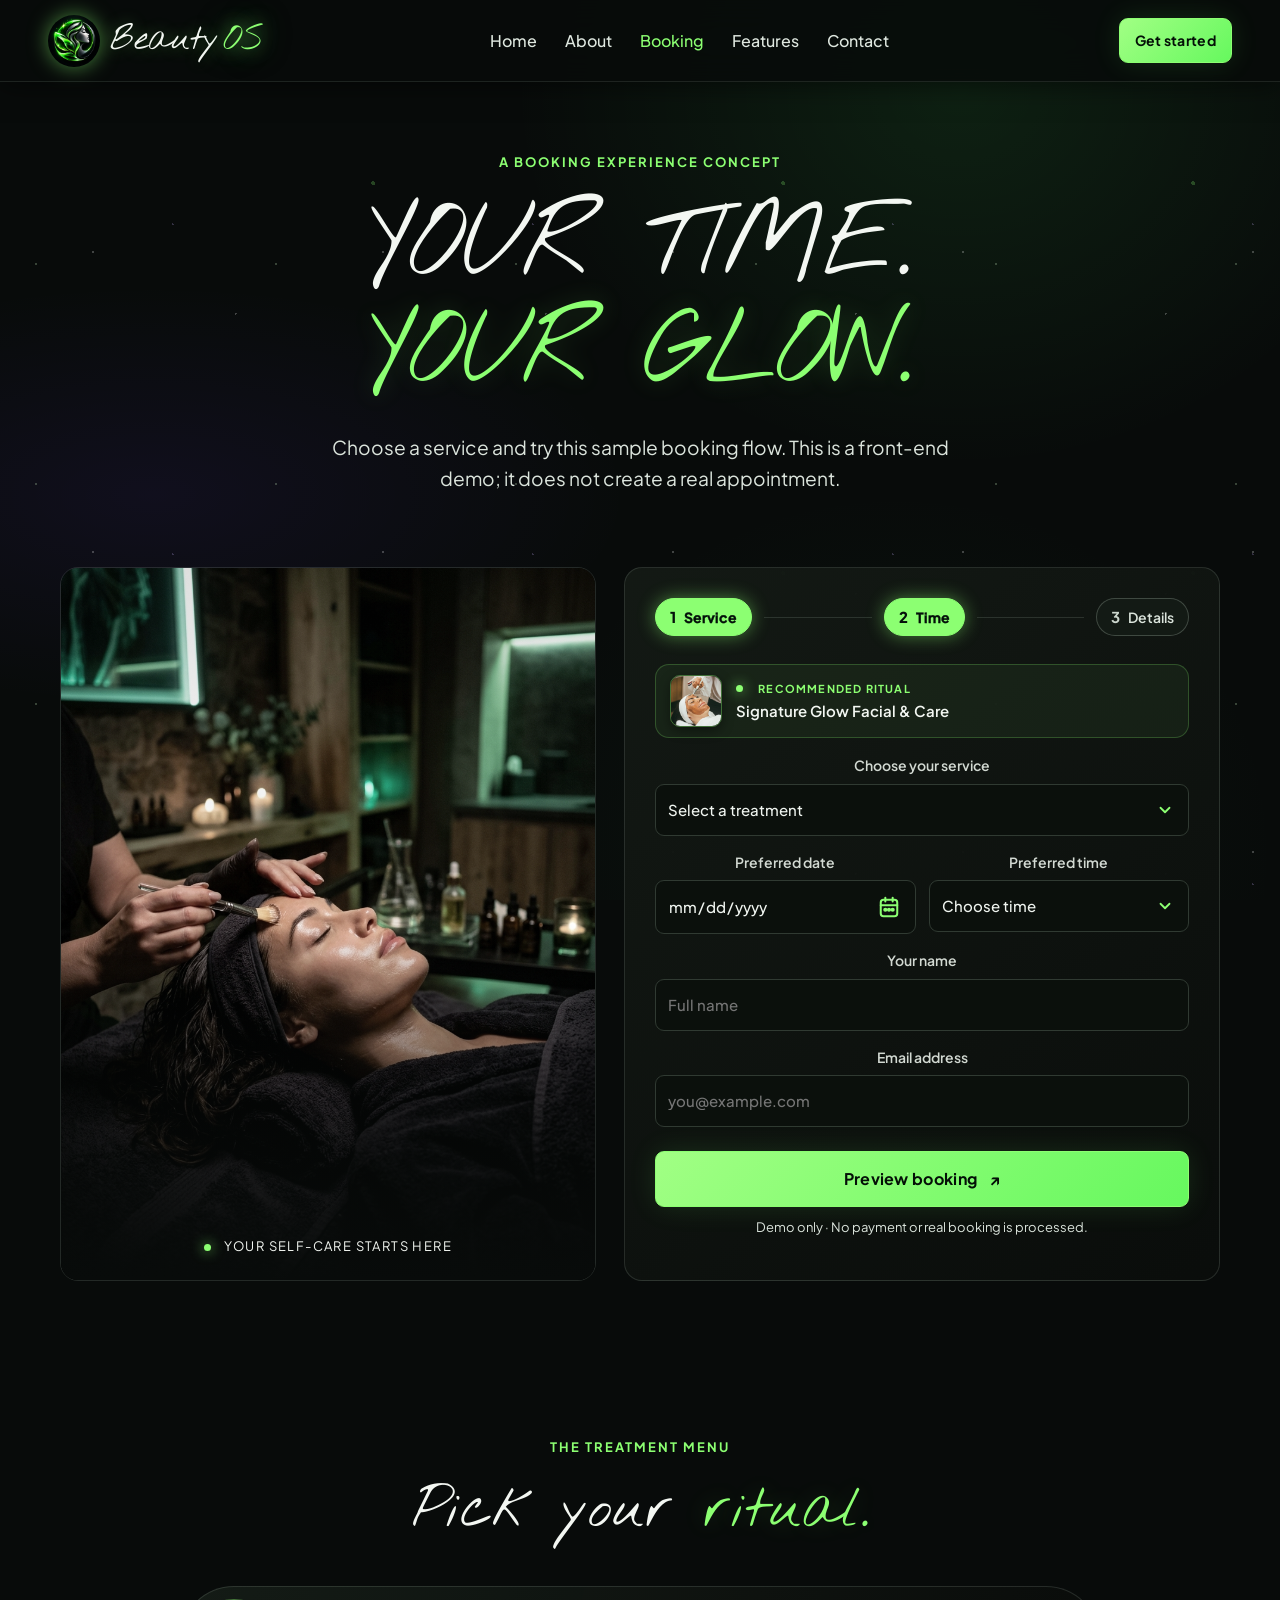
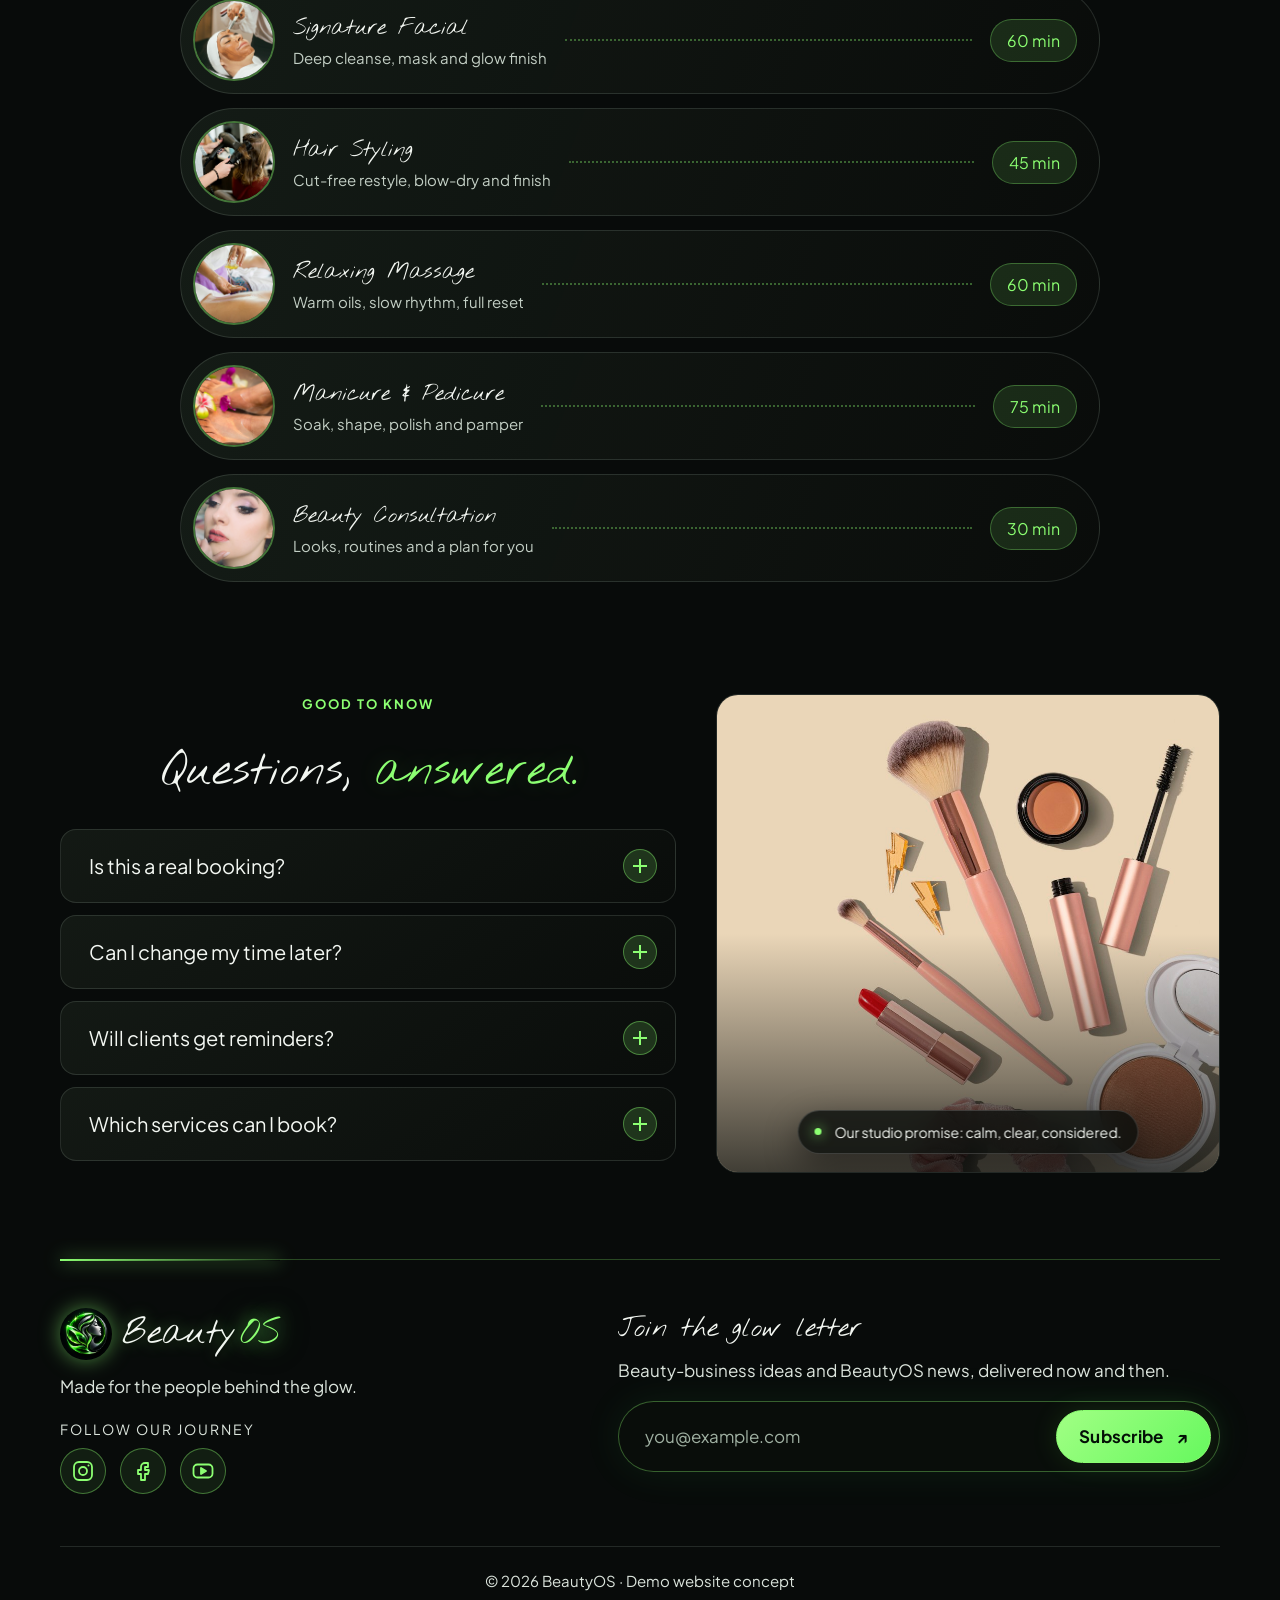
<file: booking.html>
<!doctype html>
<html lang="en">

<head>
  <meta charset="utf-8">
  <meta name="viewport" content="width=device-width, initial-scale=1">
  <meta name="theme-color" content="#080b0a">
  <meta name="description"
    content="Experience the BeautyOS booking flow concept — seamless appointments for beauty and wellness.">
  <title>Booking Concept — BeautyOS</title>
  <link rel="icon" type="image/png" href="assets/logo.png">
  <link rel="apple-touch-icon" href="assets/logo.png">
  <link rel="preconnect" href="https://fonts.googleapis.com">
  <link rel="preconnect" href="https://fonts.gstatic.com" crossorigin>
  <link href="https://fonts.googleapis.com/css2?family=Nothing+You+Could+Do&family=Outfit:wght@400;500;600;700;800;900&family=Plus+Jakarta+Sans:wght@400;500;600;700;800&display=swap" rel="stylesheet">
  <link rel="stylesheet" href="styles.css">
</head>

<body>
  <div class="space-glow"></div>
  <header class="site-header">
    <a class="brand" href="index.html" aria-label="BeautyOS home"><img class="brand-icon" src="assets/logo.png"
        alt="BeautyOS Logo">Beauty<span>OS</span></a>
    <button class="menu-toggle" aria-label="Toggle navigation" aria-expanded="false">☰</button>
    <nav class="nav-links">
      <a href="index.html">Home</a>
      <a href="about.html">About</a>
      <a class="active" href="booking.html">Booking</a>
      <a href="features.html">Features</a>
      <a href="contact.html">Contact</a>
      <div class="nav-mobile-cta">
        <a class="button button-small" href="contact.html">Get started</a>
      </div>
    </nav>
    <a class="button button-small" href="contact.html">Get started</a>
  </header>
  <main>
    <section class="page-hero section-wrap">
      <p class="eyebrow reveal">A BOOKING EXPERIENCE CONCEPT</p>
      <h1 class="reveal">YOUR TIME.<br><span class="green-text">YOUR GLOW.</span></h1>
      <p class="lead reveal">Choose a service and try this sample booking flow. This is a front-end demo; it does not
        create a real appointment.</p>
    </section>
    <section class="section-wrap booking-layout">
      <div class="booking-photo reveal">
        <img src="assets/facial-glow.jpg"
          alt="Calm luxury treatment room with glowing facial care">
        <div class="booking-photo-caption"><span class="live-dot"></span> YOUR SELF-CARE STARTS HERE</div>
      </div>
      <form class="booking-panel reveal delay-1" id="bookingForm">
        <div class="form-progress">
          <span class="step active">1 <small>Service</small></span>
          <i></i>
          <span class="step active">2 <small>Time</small></span>
          <i></i>
          <span class="step">3 <small>Details</small></span>
        </div>
        <div class="booking-service-preview">
          <img src="assets/facialmask.jpg" alt="Selected spa treatment" class="booking-preview-thumb">
          <div class="booking-preview-info">
            <span class="booking-preview-tag"><span class="live-dot"></span> RECOMMENDED RITUAL</span>
            <span class="booking-preview-title">Signature Glow Facial &amp; Care</span>
          </div>
        </div>
        <label for="service">Choose your service</label>
        <select id="service" required>
          <option value="">Select a treatment</option>
          <option>Signature Facial — 60 min</option>
          <option>Hair Styling — 45 min</option>
          <option>Relaxing Massage — 60 min</option>
          <option>Manicure & Pedicure — 75 min</option>
          <option>Beauty Consultation — 30 min</option>
        </select>
        <div class="form-row">
          <div>
            <label for="date">Preferred date</label>
            <div class="date-field-wrap">
              <input id="date" type="date" required>
              <button type="button" class="date-picker-btn" aria-label="Open calendar picker">
                <svg viewBox="0 0 24 24" fill="none" stroke="currentColor" stroke-width="2.2" stroke-linecap="round" stroke-linejoin="round" aria-hidden="true">
                  <rect x="3" y="4" width="18" height="18" rx="3" ry="3" />
                  <line x1="16" y1="2" x2="16" y2="6" />
                  <line x1="8" y1="2" x2="8" y2="6" />
                  <line x1="3" y1="10" x2="21" y2="10" />
                  <circle cx="8" cy="15" r="1.2" fill="currentColor" />
                  <circle cx="12" cy="15" r="1.2" fill="currentColor" />
                  <circle cx="16" cy="15" r="1.2" fill="currentColor" />
                </svg>
              </button>
            </div>
          </div>
          <div>
            <label for="time">Preferred time</label>
            <select id="time" required>
              <option value="">Choose time</option>
              <option>10:00 AM</option>
              <option>11:30 AM</option>
              <option>1:00 PM</option>
              <option>2:30 PM</option>
              <option>4:00 PM</option>
            </select>
          </div>
        </div>
        <label for="name">Your name</label>
        <input id="name" type="text" placeholder="Full name" required>
        <label for="email">Email address</label>
        <input id="email" type="email" placeholder="you@example.com" required>
        <button class="button full-button" type="submit">Preview booking <span>↗</span></button>
        <p class="form-note">Demo only · No payment or real booking is processed.</p>
        <div id="bookingMessage" class="form-message" role="status" aria-live="polite"></div>
      </form>
    </section>
    <section class="section-wrap sec">
      <div class="section-heading reveal">
        <p class="eyebrow">THE TREATMENT MENU</p>
        <h2>Pick your <span class="green-text">ritual.</span></h2>
      </div>
      <div class="menu-list reveal">
        <a class="menu-item" href="#service"><img src="assets/facialmask.jpg" alt="Facial mask treatment"
            loading="lazy">
          <div class="menu-text"><b>Signature Facial</b><small>Deep cleanse, mask and glow finish</small></div><span
            class="menu-dots"></span><span class="menu-time">60 min</span>
        </a>
        <a class="menu-item" href="#service"><img src="assets/hair.jpg" alt="Hair blow-dry styling" loading="lazy">
          <div class="menu-text"><b>Hair Styling</b><small>Cut-free restyle, blow-dry and finish</small></div><span
            class="menu-dots"></span><span class="menu-time">45 min</span>
        </a>
        <a class="menu-item" href="#service"><img src="assets/massage.jpg" alt="Relaxing oil massage" loading="lazy">
          <div class="menu-text"><b>Relaxing Massage</b><small>Warm oils, slow rhythm, full reset</small></div><span
            class="menu-dots"></span><span class="menu-time">60 min</span>
        </a>
        <a class="menu-item" href="#service"><img src="assets/footspa.jpg" alt="Foot spa with orchid flowers"
            loading="lazy">
          <div class="menu-text"><b>Manicure &amp; Pedicure</b><small>Soak, shape, polish and pamper</small></div><span
            class="menu-dots"></span><span class="menu-time">75 min</span>
        </a>
        <a class="menu-item" href="#service"><img src="assets/makeup.jpg" alt="Makeup consultation" loading="lazy">
          <div class="menu-text"><b>Beauty Consultation</b><small>Looks, routines and a plan for you</small></div><span
            class="menu-dots"></span><span class="menu-time">30 min</span>
        </a>
      </div>
    </section>
    <section class="section-wrap sec">
      <div class="faq-wrap reveal">
        <div class="faq-list">
          <p class="eyebrow">GOOD TO KNOW</p>
          <h2>Questions, <span class="green-text">answered.</span></h2>
          <details>
            <summary>Is this a real booking?</summary>
            <p>No. This is a front-end demo that previews the experience. No appointment is created and nothing is
              stored.</p>
          </details>
          <details>
            <summary>Can I change my time later?</summary>
            <p>In the full product, clients could reschedule from their confirmation. Here, you can simply try the form
              again.</p>
          </details>
          <details>
            <summary>Will clients get reminders?</summary>
            <p>Reminders are part of the planned concept, helping reduce missed appointments for busy teams.</p>
          </details>
          <details>
            <summary>Which services can I book?</summary>
            <p>Facials, hair styling, massage, manicure &amp; pedicure and consultations are shown in this sample menu.
            </p>
          </details>
        </div>
        <div class="faq-photo">
          <img src="assets/flatlay.jpg" alt="Flat lay of rose-gold makeup brushes and cosmetics" loading="lazy">
          <div class="photo-chip"><span class="live-dot"></span> Our studio promise: calm, clear, considered.</div>
        </div>
      </div>
    </section>
  </main>
  <footer class="footer site-footer section-wrap">
    <div class="footer-brand">
      <span class="brand"><img class="brand-icon" src="assets/logo.png" alt="BeautyOS Logo">Beauty<span>OS</span></span>
      <p>Made for the people behind the glow.</p>
      <p class="footer-follow">Follow our journey</p>
      <div class="social-row footer-social">
        <a class="social-link" href="https://www.instagram.com/" target="_blank" rel="noopener"
          aria-label="Instagram"><svg viewBox="0 0 24 24" fill="none" stroke="currentColor" stroke-width="1.8"
            stroke-linecap="round" stroke-linejoin="round" aria-hidden="true">
            <rect x="3" y="3" width="18" height="18" rx="5" />
            <circle cx="12" cy="12" r="4" />
            <circle cx="17.5" cy="6.5" r="1" fill="currentColor" stroke="none" />
          </svg></a>
        <a class="social-link" href="https://www.facebook.com/" target="_blank" rel="noopener"
          aria-label="Facebook"><svg viewBox="0 0 24 24" fill="none" stroke="currentColor" stroke-width="1.8"
            stroke-linecap="round" stroke-linejoin="round" aria-hidden="true">
            <path d="M14 8h3V4h-3a4 4 0 0 0-4 4v3H7v4h3v6h4v-6h3l1-4h-4V8z" />
          </svg></a>
        <a class="social-link" href="https://www.youtube.com/" target="_blank" rel="noopener" aria-label="YouTube"><svg
            viewBox="0 0 24 24" fill="none" stroke="currentColor" stroke-width="1.8" stroke-linecap="round"
            stroke-linejoin="round" aria-hidden="true">
            <rect x="2.5" y="5.5" width="19" height="13" rx="4" />
            <path d="M10 9l5 3-5 3z" fill="currentColor" />
          </svg></a>
      </div>
    </div>
    <div class="footer-news">
      <h3>Join the glow letter</h3>
      <p>Beauty-business ideas and BeautyOS news, delivered now and then.</p>
      <form class="newsletter" novalidate>
        <label class="sr-only" for="newsletterEmail">Email address</label>
        <input id="newsletterEmail" type="email" placeholder="you@example.com" autocomplete="email" required>
        <button class="button" type="submit">Subscribe <span>&#8599;</span></button>
      </form>
      <p class="newsletter-msg" role="status" aria-live="polite"></p>
    </div>
    <small>&copy; <span data-year></span> BeautyOS &middot; Demo website concept</small>
  </footer>
  <script src="script.js"></script>
</body>

</html>
</file>
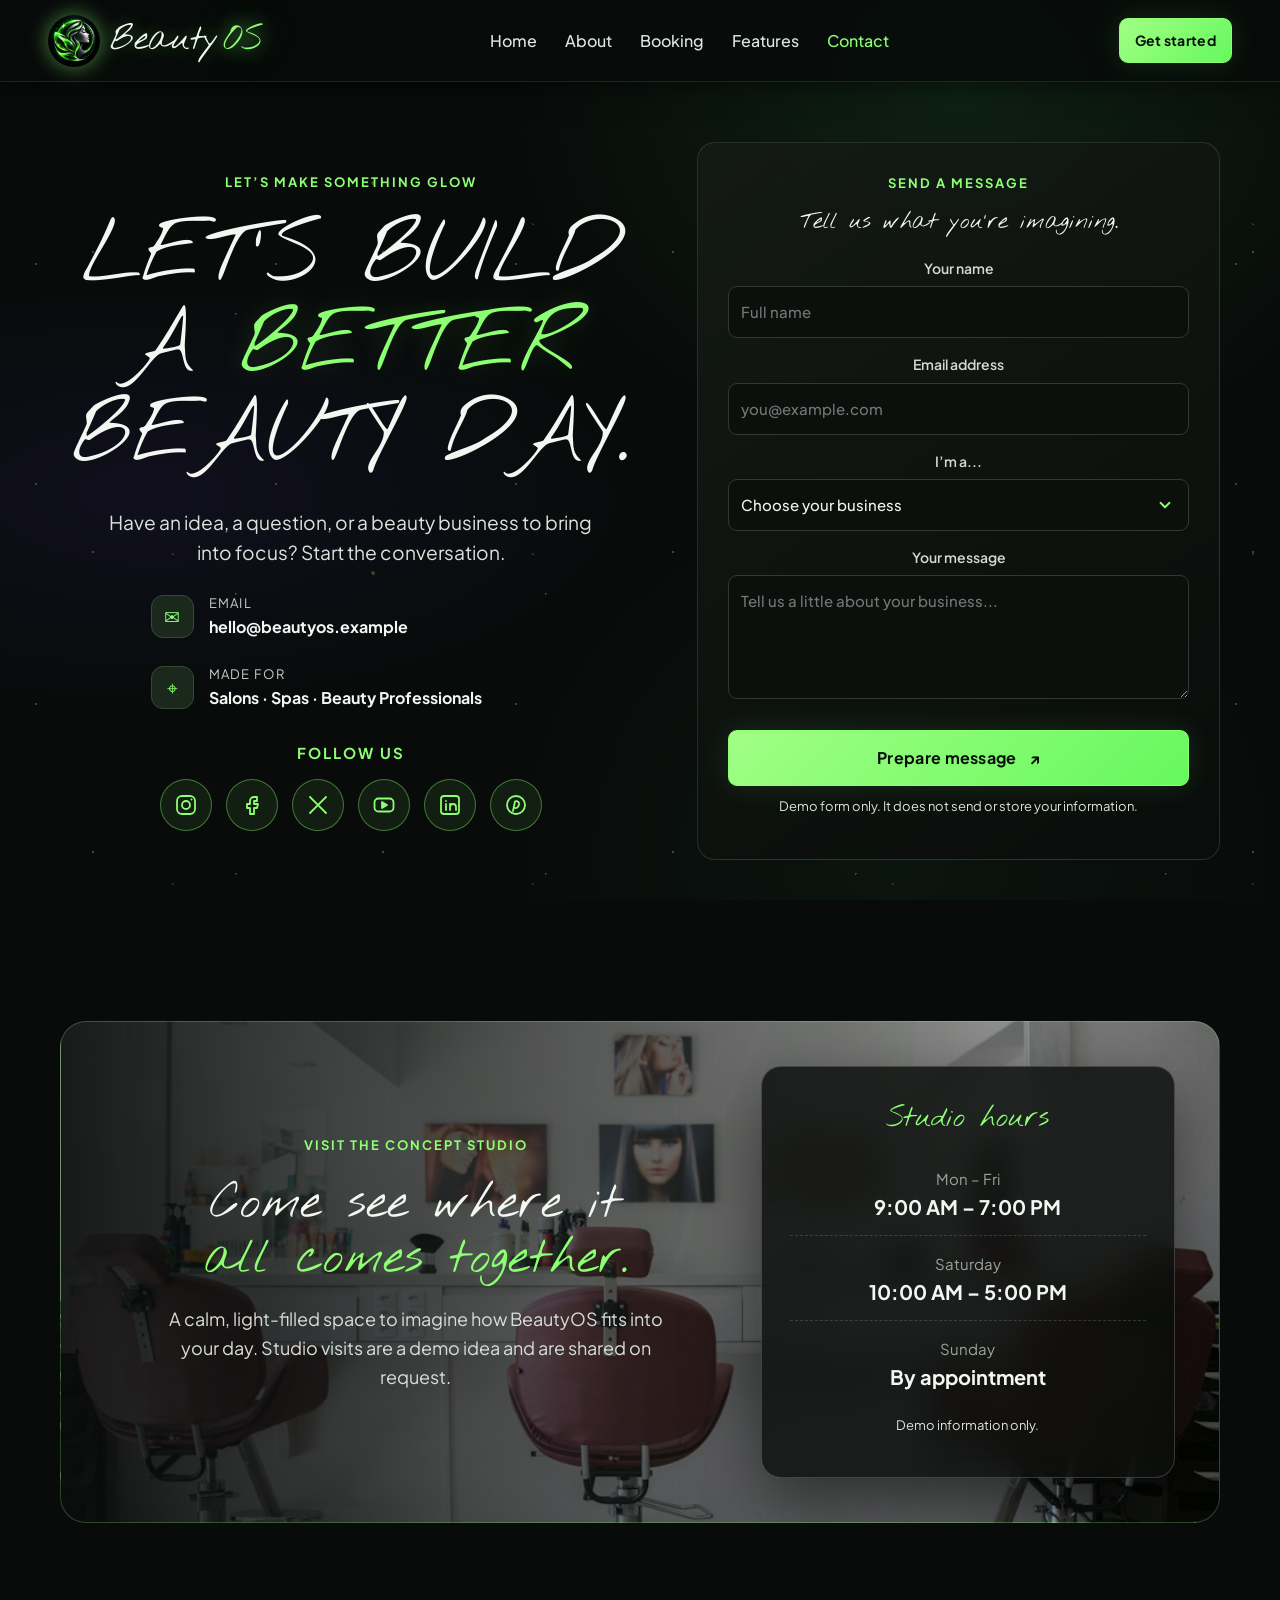
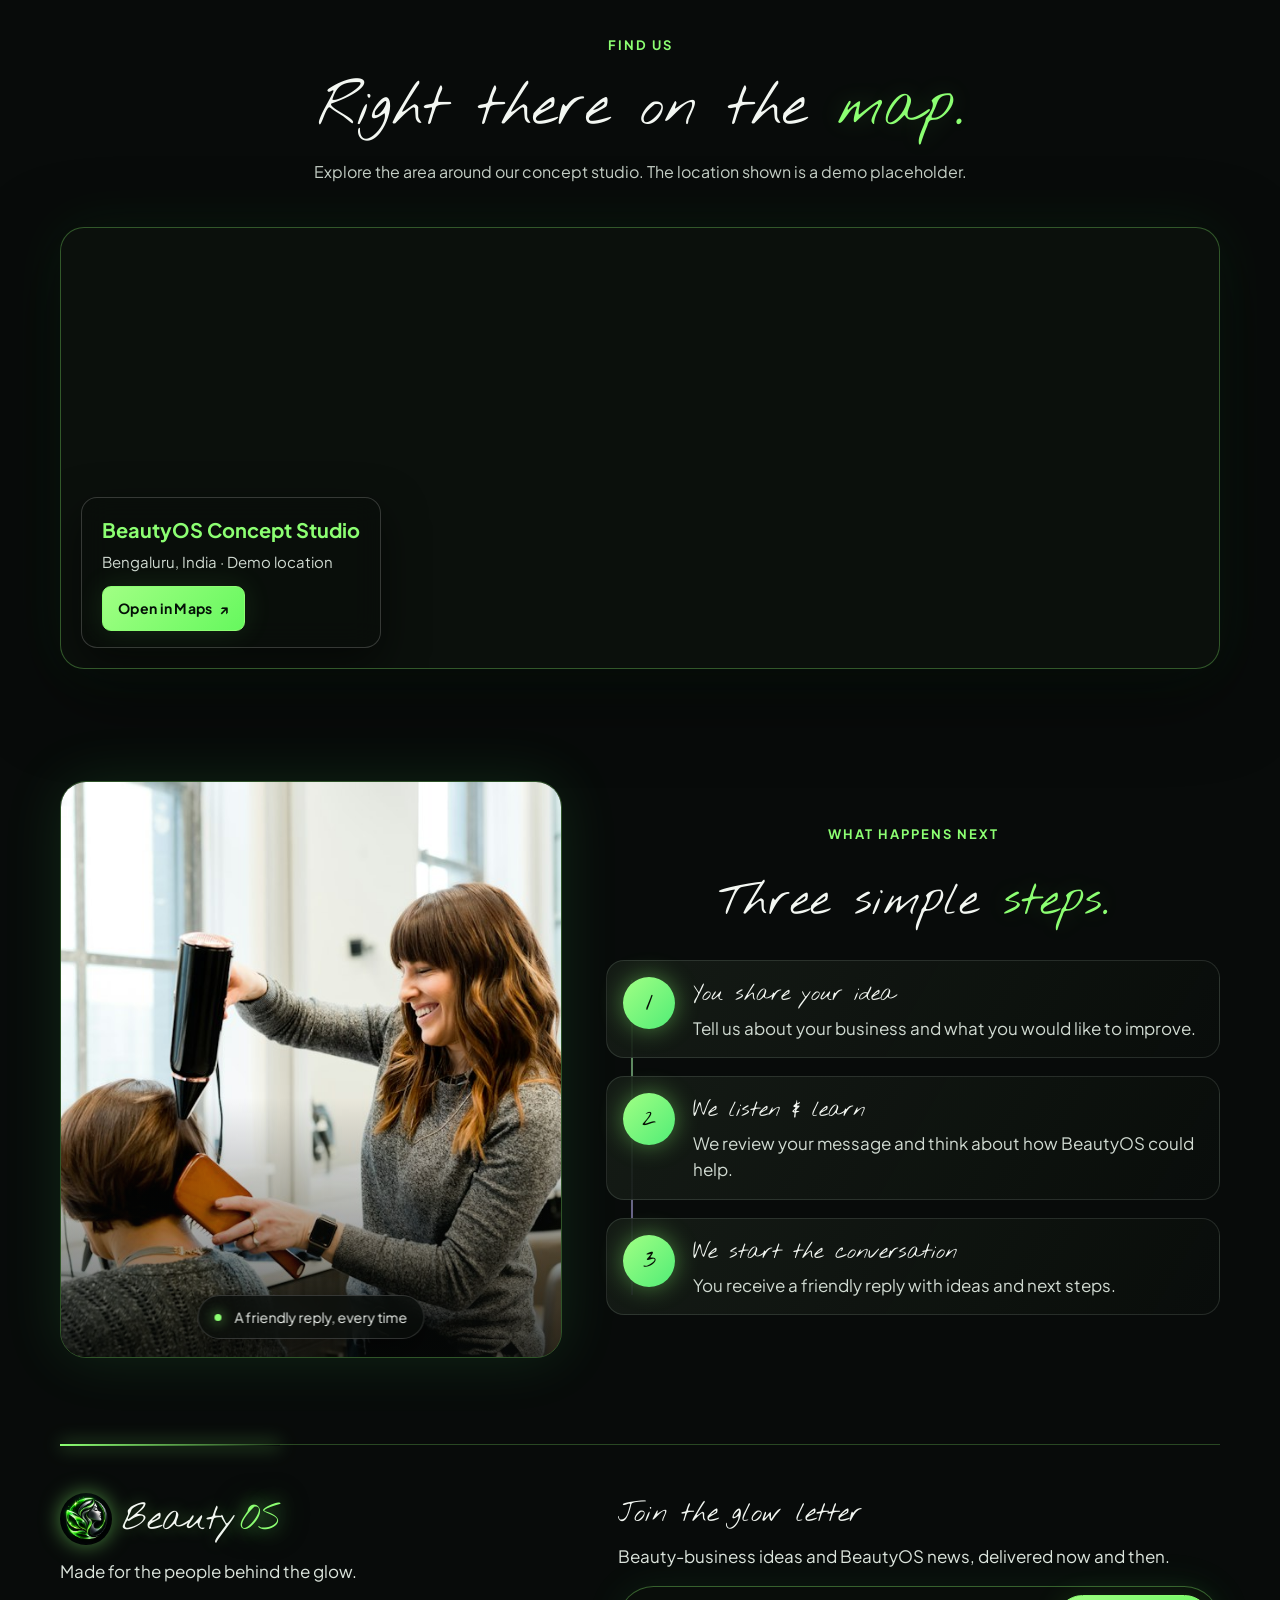
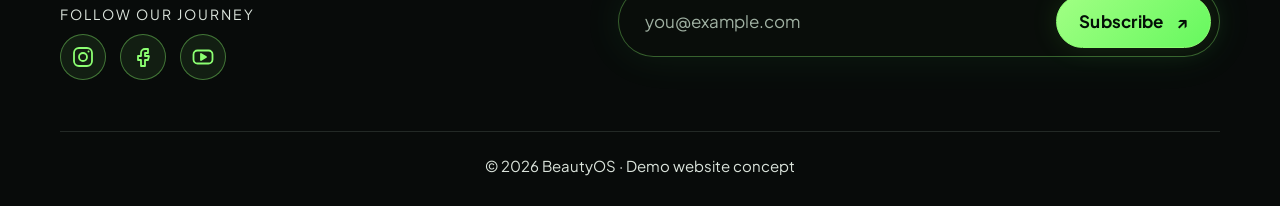
<file: contact.html>
<!doctype html>
<html lang="en">

<head>
  <meta charset="utf-8">
  <meta name="viewport" content="width=device-width, initial-scale=1">
  <meta name="theme-color" content="#080b0a">
  <meta name="description"
    content="Get in touch with the BeautyOS team — ideas, inquiries, and custom salon technology consultations.">
  <title>Contact — BeautyOS</title>
  <link rel="icon" type="image/png" href="assets/logo.png">
  <link rel="apple-touch-icon" href="assets/logo.png">
  <link rel="preconnect" href="https://fonts.googleapis.com">
  <link rel="preconnect" href="https://fonts.gstatic.com" crossorigin>
  <link href="https://fonts.googleapis.com/css2?family=Nothing+You+Could+Do&family=Outfit:wght@400;500;600;700;800;900&family=Plus+Jakarta+Sans:wght@400;500;600;700;800&display=swap" rel="stylesheet">
  <link rel="stylesheet" href="styles.css">
</head>

<body>
  <div class="space-glow"></div>
  <header class="site-header">
    <a class="brand" href="index.html" aria-label="BeautyOS home"><img class="brand-icon" src="assets/logo.png"
        alt="BeautyOS Logo">Beauty<span>OS</span></a>
    <button class="menu-toggle" aria-label="Toggle navigation" aria-expanded="false">☰</button>
    <nav class="nav-links">
      <a href="index.html">Home</a>
      <a href="about.html">About</a>
      <a href="booking.html">Booking</a>
      <a href="features.html">Features</a>
      <a class="active" href="contact.html">Contact</a>
      <div class="nav-mobile-cta">
        <a class="button button-small" href="booking.html">Get started</a>
      </div>
    </nav>
    <a class="button button-small" href="booking.html">Get started</a>
  </header>
  <main>
    <section class="contact-hero section-wrap">
      <div class="contact-copy reveal">
        <p class="eyebrow">LET’S MAKE SOMETHING GLOW</p>
        <h1>LET’S BUILD<br>A <span class="green-text">BETTER</span><br>BEAUTY DAY.</h1>
        <p class="lead">Have an idea, a question, or a beauty business to bring into focus? Start the conversation.</p>
        <div class="contact-detail">
          <span class="detail-icon">✉</span>
          <div><small>EMAIL</small><b>hello@beautyos.example</b></div>
        </div>
        <div class="contact-detail">
          <span class="detail-icon">⌖</span>
          <div><small>MADE FOR</small><b>Salons · Spas · Beauty Professionals</b></div>
        </div>
        <div class="follow-us">
          <p class="eyebrow">FOLLOW US</p>
          <div class="social-row">
            <a class="social-link" href="https://www.instagram.com/" target="_blank" rel="noopener"
              aria-label="Instagram"><svg viewBox="0 0 24 24" fill="none" stroke="currentColor" stroke-width="1.8"
                stroke-linecap="round" stroke-linejoin="round" aria-hidden="true">
                <rect x="3" y="3" width="18" height="18" rx="5" />
                <circle cx="12" cy="12" r="4" />
                <circle cx="17.5" cy="6.5" r="1" fill="currentColor" stroke="none" />
              </svg></a>
            <a class="social-link" href="https://www.facebook.com/" target="_blank" rel="noopener"
              aria-label="Facebook"><svg viewBox="0 0 24 24" fill="none" stroke="currentColor" stroke-width="1.8"
                stroke-linecap="round" stroke-linejoin="round" aria-hidden="true">
                <path d="M14 8h3V4h-3a4 4 0 0 0-4 4v3H7v4h3v6h4v-6h3l1-4h-4V8z" />
              </svg></a>
            <a class="social-link" href="https://x.com/" target="_blank" rel="noopener" aria-label="X"><svg
                viewBox="0 0 24 24" fill="none" stroke="currentColor" stroke-width="1.8" stroke-linecap="round"
                stroke-linejoin="round" aria-hidden="true">
                <path d="M4 4l16 16M20 4L4 20" />
              </svg></a>
            <a class="social-link" href="https://www.youtube.com/" target="_blank" rel="noopener"
              aria-label="YouTube"><svg viewBox="0 0 24 24" fill="none" stroke="currentColor" stroke-width="1.8"
                stroke-linecap="round" stroke-linejoin="round" aria-hidden="true">
                <rect x="2.5" y="5.5" width="19" height="13" rx="4" />
                <path d="M10 9l5 3-5 3z" fill="currentColor" />
              </svg></a>
            <a class="social-link" href="https://www.linkedin.com/" target="_blank" rel="noopener"
              aria-label="LinkedIn"><svg viewBox="0 0 24 24" fill="none" stroke="currentColor" stroke-width="1.8"
                stroke-linecap="round" stroke-linejoin="round" aria-hidden="true">
                <rect x="3" y="3" width="18" height="18" rx="3" />
                <path d="M8 11v6M8 8v.01M12 17v-6M12 14a3 3 0 0 1 6 0v3" />
              </svg></a>
            <a class="social-link" href="https://www.pinterest.com/" target="_blank" rel="noopener"
              aria-label="Pinterest"><svg viewBox="0 0 24 24" fill="none" stroke="currentColor" stroke-width="1.8"
                stroke-linecap="round" stroke-linejoin="round" aria-hidden="true">
                <circle cx="12" cy="12" r="9" />
                <path d="M11 8.5c2.5-1 4.5.5 4 3s-2.500 4-4 3.500M11 8.500L9 18" />
              </svg></a>
          </div>
        </div>
      </div>
      <form class="contact-form reveal delay-1" id="contactForm">
        <p class="eyebrow">SEND A MESSAGE</p>
        <h2>Tell us what you’re imagining.</h2>
        <label for="contactName">Your name</label>
        <input id="contactName" name="name" placeholder="Full name" required>
        <label for="contactEmail">Email address</label>
        <input id="contactEmail" name="email" type="email" placeholder="you@example.com" required>
        <label for="businessType">I’m a...</label>
        <select id="businessType" required>
          <option value="">Choose your business</option>
          <option>Salon owner</option>
          <option>Spa owner or manager</option>
          <option>Beauty clinic</option>
          <option>Independent beauty professional</option>
          <option>Other</option>
        </select>
        <label for="message">Your message</label>
        <textarea id="message" rows="4" placeholder="Tell us a little about your business..." required></textarea>
        <button class="button full-button" type="submit">Prepare message <span>↗</span></button>
        <p class="form-note">Demo form only. It does not send or store your information.</p>
        <div id="contactMessage" class="form-message" role="status" aria-live="polite"></div>
      </form>
    </section>
    <section class="section-wrap sec">
      <div class="visit reveal"
        style="background-image:linear-gradient(90deg,rgba(8,11,10,.92) 0%,rgba(8,11,10,.55) 55%,rgba(8,11,10,.25) 100%),url('assets/salon.jpg')">
        <div class="visit-copy">
          <p class="eyebrow">VISIT THE CONCEPT STUDIO</p>
          <h2>Come see where it<br><span class="green-text">all comes together.</span></h2>
          <p class="muted">A calm, light-filled space to imagine how BeautyOS fits into your day. Studio visits are a
            demo idea and are shared on request.</p>
        </div>
        <div class="visit-card">
          <h3>Studio hours</h3>
          <ul>
            <li><span>Mon – Fri</span><b>9:00 AM – 7:00 PM</b></li>
            <li><span>Saturday</span><b>10:00 AM – 5:00 PM</b></li>
            <li><span>Sunday</span><b>By appointment</b></li>
          </ul>
          <p class="form-note">Demo information only.</p>
        </div>
      </div>
    </section>
    <section class="section-wrap sec">
      <div class="section-heading reveal">
        <p class="eyebrow">FIND US</p>
        <h2>Right there on the <span class="green-text">map.</span></h2>
        <p class="muted">Explore the area around our concept studio. The location shown is a demo placeholder.</p>
      </div>
      <div class="map-card reveal">
        <iframe title="BeautyOS concept studio location map"
          src="https://www.google.com/maps?q=Bengaluru%2C%20India&amp;output=embed" loading="lazy"
          referrerpolicy="no-referrer-when-downgrade" allowfullscreen></iframe>
        <div class="map-pin-card">
          <b>BeautyOS Concept Studio</b>
          <small>Bengaluru, India &middot; Demo location</small>
          <a class="button button-small" href="https://www.google.com/maps/search/?api=1&amp;query=Bengaluru%2C%20India"
            target="_blank" rel="noopener">Open in Maps <span>&#8599;</span></a>
        </div>
      </div>
    </section>
    <section class="section-wrap sec">
      <div class="follow reveal">
        <div class="follow-photo">
          <img src="assets/stylist.jpg" alt="Stylist laughing while blow-drying a client's hair" loading="lazy">
          <div class="photo-chip"><span class="live-dot"></span> A friendly reply, every time</div>
        </div>
        <div class="follow-steps">
          <p class="eyebrow">WHAT HAPPENS NEXT</p>
          <h2>Three simple <span class="green-text">steps.</span></h2>
          <ol class="steps">
            <li><span class="step-num">1</span>
              <div><b>You share your idea</b>
                <p>Tell us about your business and what you would like to improve.</p>
              </div>
            </li>
            <li><span class="step-num">2</span>
              <div><b>We listen &amp; learn</b>
                <p>We review your message and think about how BeautyOS could help.</p>
              </div>
            </li>
            <li><span class="step-num">3</span>
              <div><b>We start the conversation</b>
                <p>You receive a friendly reply with ideas and next steps.</p>
              </div>
            </li>
          </ol>
        </div>
      </div>
    </section>
  </main>
  <footer class="footer site-footer section-wrap">
    <div class="footer-brand">
      <span class="brand"><img class="brand-icon" src="assets/logo.png" alt="BeautyOS Logo">Beauty<span>OS</span></span>
      <p>Made for the people behind the glow.</p>
      <p class="footer-follow">Follow our journey</p>
      <div class="social-row footer-social">
        <a class="social-link" href="https://www.instagram.com/" target="_blank" rel="noopener"
          aria-label="Instagram"><svg viewBox="0 0 24 24" fill="none" stroke="currentColor" stroke-width="1.8"
            stroke-linecap="round" stroke-linejoin="round" aria-hidden="true">
            <rect x="3" y="3" width="18" height="18" rx="5" />
            <circle cx="12" cy="12" r="4" />
            <circle cx="17.5" cy="6.5" r="1" fill="currentColor" stroke="none" />
          </svg></a>
        <a class="social-link" href="https://www.facebook.com/" target="_blank" rel="noopener"
          aria-label="Facebook"><svg viewBox="0 0 24 24" fill="none" stroke="currentColor" stroke-width="1.8"
            stroke-linecap="round" stroke-linejoin="round" aria-hidden="true">
            <path d="M14 8h3V4h-3a4 4 0 0 0-4 4v3H7v4h3v6h4v-6h3l1-4h-4V8z" />
          </svg></a>
        <a class="social-link" href="https://www.youtube.com/" target="_blank" rel="noopener" aria-label="YouTube"><svg
            viewBox="0 0 24 24" fill="none" stroke="currentColor" stroke-width="1.8" stroke-linecap="round"
            stroke-linejoin="round" aria-hidden="true">
            <rect x="2.5" y="5.5" width="19" height="13" rx="4" />
            <path d="M10 9l5 3-5 3z" fill="currentColor" />
          </svg></a>
      </div>
    </div>
    <div class="footer-news">
      <h3>Join the glow letter</h3>
      <p>Beauty-business ideas and BeautyOS news, delivered now and then.</p>
      <form class="newsletter" novalidate>
        <label class="sr-only" for="newsletterEmail">Email address</label>
        <input id="newsletterEmail" type="email" placeholder="you@example.com" autocomplete="email" required>
        <button class="button" type="submit">Subscribe <span>&#8599;</span></button>
      </form>
      <p class="newsletter-msg" role="status" aria-live="polite"></p>
    </div>
    <small>&copy; <span data-year></span> BeautyOS &middot; Demo website concept</small>
  </footer>
  <script src="script.js"></script>
</body>

</html>
</file>
<file: styles.css>
/* BeautyOS — Dark Galaxy, Neon Green, Metallic Grey Design System */
@import url('https://fonts.googleapis.com/css2?family=Nothing+You+Could+Do&family=Outfit:wght@400;500;600;700;800;900&family=Plus+Jakarta+Sans:wght@400;500;600;700;800&display=swap');

:root {
  color-scheme: dark;
  --bg: #080b0a;
  --panel: #101512;
  --panel2: #151b17;
  --line: rgba(193, 214, 197, 0.15);
  --text: #f3f7f2;
  --muted: #a6b0a8;
  --green: #8cff72;
  --green2: #51ed76;
  --purple: #b17cff;
  --font-logo: 'Nothing You Could Do', cursive;
  --font-display: 'Nothing You Could Do', cursive;
  --font-body: 'Plus Jakarta Sans', -apple-system, BlinkMacSystemFont, 'Segoe UI', Roboto, sans-serif;
  --font-accent: 'Nothing You Could Do', cursive;
  --header-height: 82px;
  --header-height-mobile: 70px;
}

/* Global Reset & Base */
*, *::before, *::after {
  box-sizing: border-box;
}

html {
  scroll-behavior: smooth;
  scroll-padding-top: calc(var(--header-height) + 16px);
}

body {
  margin: 0;
  padding-top: var(--header-height);
  background: var(--bg);
  color: var(--text);
  font-family: var(--font-body);
  font-size: 16px;
  line-height: 1.6;
  overflow-x: hidden;
}

/* Global typography safeguard: no text less than 12px across the website */
small, .small, .form-note, .card-kicker, .eyebrow, .trust-line, .booking-photo-caption, .stats-strip span {
  font-size: max(12px, 0.75rem);
}

a {
  color: inherit;
  text-decoration: none;
}

button, input, select, textarea {
  font: inherit;
}

/* Background Atmosphere */
.space-glow {
  position: fixed;
  inset: 0;
  z-index: -2;
  pointer-events: none;
  background:
    radial-gradient(ellipse at 75% 10%, rgba(75, 255, 104, 0.09), transparent 33%),
    radial-gradient(ellipse at 12% 55%, rgba(116, 62, 255, 0.08), transparent 30%),
    radial-gradient(ellipse at 70% 95%, rgba(47, 132, 76, 0.08), transparent 30%),
    #080b0a;
}

.space-glow::after {
  content: "";
  position: absolute;
  inset: 0;
  opacity: 0.23;
  background-image:
    radial-gradient(1px 1px at 15% 20%, #d9ffce 99%, transparent),
    radial-gradient(1px 1px at 76% 12%, #fff 99%, transparent),
    radial-gradient(1px 1px at 48% 68%, #c6b1ff 99%, transparent),
    radial-gradient(2px 2px at 91% 47%, #8cff72 99%, transparent),
    radial-gradient(1px 1px at 32% 84%, #fff 99%, transparent);
  background-size: 240px 220px, 310px 280px, 360px 330px, 410px 390px, 290px 300px;
  animation: starDrift 38s linear infinite;
}

/* Fixed Header */
.site-header {
  position: fixed;
  top: 0;
  left: 0;
  right: 0;
  width: 100%;
  height: var(--header-height);
  z-index: 1000;
  background: rgba(8, 11, 10, 0.85);
  -webkit-backdrop-filter: blur(16px);
  backdrop-filter: blur(16px);
  border-bottom: 1px solid rgba(193, 214, 197, 0.12);
  box-shadow: 0 4px 25px rgba(0, 0, 0, 0.5);
  display: flex;
  align-items: center;
  justify-content: space-between;
  gap: 28px;
  padding: 0 max(28px, calc((100% - 1240px) / 2 + 28px));
  box-sizing: border-box;
  transition: background 0.3s ease, border-color 0.3s ease, box-shadow 0.3s ease;
}

.site-header.header-scrolled {
  background: rgba(8, 11, 10, 0.95);
  border-bottom-color: rgba(140, 255, 114, 0.25);
  box-shadow: 0 8px 32px rgba(0, 0, 0, 0.65), 0 0 20px rgba(140, 255, 114, 0.08);
}

/* Custom Signature Logo: 'Nothing You Could Do', cursive with logo.png icon */
.brand {
  font-family: var(--font-logo);
  font-size: 2.15rem;
  font-weight: 700;
  letter-spacing: 0;
  line-height: 1;
  white-space: nowrap;
  display: inline-flex;
  align-items: center;
  gap: 10px;
  color: #f3f7f2;
  text-shadow: 0 0 16px rgba(140, 255, 114, 0.4), 0 2px 4px rgba(0, 0, 0, 0.8);
  position: relative;
  text-decoration: none;
  transition: transform 0.25s cubic-bezier(0.34, 1.56, 0.64, 1), text-shadow 0.25s ease, filter 0.25s ease;
  user-select: none;
}

.brand:hover {
  transform: translateY(-2px) scale(1.03);
  text-shadow: 0 0 24px rgba(140, 255, 114, 0.75), 0 0 40px rgba(81, 237, 118, 0.4);
  filter: brightness(1.12);
}

.brand-icon {
  width: 52px;
  height: 52px;
  border-radius: 50%;
  object-fit: contain;
  display: inline-block;
  flex-shrink: 0;
  filter: drop-shadow(0 0 10px rgba(140, 255, 114, 0.5));
  transition: transform 0.3s cubic-bezier(0.34, 1.56, 0.64, 1), filter 0.3s ease;
  vertical-align: middle;
}

.brand:hover .brand-icon {
  transform: rotate(6deg) scale(1.08);
  filter: drop-shadow(0 0 18px rgba(140, 255, 114, 0.9));
}

.brand span {
  font-family: var(--font-logo);
  color: var(--green);
  text-shadow: 0 0 18px rgba(140, 255, 114, 0.85), 0 0 32px rgba(81, 237, 118, 0.5);
  margin-left: -0.18em;
  padding-left: 0;
  display: inline-block;
}

.brand i {
  display: none !important;
}

/* Navigation Links */
.nav-links {
  display: flex;
  gap: 28px;
  align-items: center;
}

.nav-links a {
  font-size: 0.9rem;
  color: #b8c1ba;
  transition: color 0.25s ease;
}

.nav-links a:hover,
.nav-links a.active {
  color: var(--green);
}

.nav-mobile-cta {
  display: none;
}

/* Buttons */
.button {
  display: inline-flex;
  align-items: center;
  justify-content: center;
  gap: 12px;
  padding: 14px 21px;
  border-radius: 9px;
  border: 1px solid var(--green);
  background: linear-gradient(135deg, #a1ff84, #66f85e);
  color: #071007;
  font-weight: 700;
  font-size: 0.95rem;
  box-shadow: 0 0 28px rgba(113, 255, 105, 0.12);
  transition: transform 0.25s, box-shadow 0.25s, filter 0.25s;
}

.button:hover {
  transform: translateY(-3px);
  box-shadow: 0 7px 32px rgba(113, 255, 105, 0.25);
  filter: saturate(1.15);
}

.button-small {
  padding: 10px 15px;
  font-size: 0.85rem;
  gap: 6px;
}

.button-ghost {
  background: rgba(12, 18, 14, 0.85);
  border: 1.5px solid rgba(140, 255, 114, 0.45);
  color: #f5faf5;
  box-shadow: 0 4px 18px rgba(0, 0, 0, 0.4);
}

.button-ghost:hover {
  background: rgba(140, 255, 114, 0.18);
  border-color: var(--green);
  color: #ffffff;
  box-shadow: 0 0 25px rgba(140, 255, 114, 0.3);
}

.play {
  font-size: 11px;
  border: 1.5px solid rgba(140, 255, 114, 0.6);
  border-radius: 50%;
  width: 24px;
  height: 24px;
  display: grid;
  place-items: center;
  color: var(--green);
  background: rgba(140, 255, 114, 0.12);
  line-height: 1;
}

.menu-toggle {
  display: none;
  background: none;
  color: var(--text);
  border: 0;
  font-size: 1.5rem;
  cursor: pointer;
}

/* Sections & Layout */
.section-wrap {
  width: min(1160px, calc(100% - 48px));
  margin-inline: auto;
}

.hero {
  min-height: 620px;
  padding: 72px 0 62px;
  display: grid;
  grid-template-columns: 1fr 0.95fr;
  align-items: center;
  gap: 32px;
}

.eyebrow {
  font-size: 12px;
  letter-spacing: 2.1px;
  font-weight: 700;
  color: var(--green);
  margin: 0 0 20px;
}

.pulse-dot, .live-dot {
  display: inline-block;
  width: 7px;
  height: 7px;
  background: var(--green);
  border-radius: 50%;
  box-shadow: 0 0 13px var(--green);
  margin-right: 9px;
}

.hero h1, .page-hero h1, .contact-copy h1 {
  font: 900 clamp(3.4rem, 7.4vw, 6.4rem) / 0.99 var(--font-display);
  letter-spacing: -0.065em;
  margin: 0 0 24px;
  text-transform: uppercase;
}

.metal-text {
  color: #d9e0d9;
  text-shadow: 0 1px #fff, 0 3px #778078, 0 7px 16px rgba(0, 0, 0, 0.8);
}

.green-text {
  color: var(--green);
  text-shadow: 0 0 24px rgba(140, 255, 114, 0.19);
}

.lead {
  font-size: 1.08rem;
  line-height: 1.8;
  color: #c3ccc4;
  max-width: 510px;
}

.hero-actions {
  display: flex;
  flex-wrap: wrap;
  gap: 12px;
  margin-top: 30px;
}

.trust-line {
  margin-top: 35px;
  color: #8f9b91;
  font-size: 13px;
}

.tiny-stars {
  color: var(--green);
  letter-spacing: 3px;
  margin-right: 8px;
}

.hero-visual {
  height: 490px;
  position: relative;
  display: grid;
  place-items: center;
}

.beauty-photo {
  position: absolute;
  right: 4%;
  top: 7%;
  width: 74%;
  height: 82%;
  object-fit: cover;
  object-position: center;
  border-radius: 45% 45% 16px 16px;
  filter: saturate(0.86);
  border: 1px solid rgba(167, 255, 145, 0.32);
  box-shadow: 0 0 70px rgba(82, 255, 110, 0.12);
}

.photo-shade {
  position: absolute;
  inset: 0;
  background:
    linear-gradient(90deg, #080b0a 0%, transparent 35%, transparent 70%, #080b0a 100%),
    linear-gradient(0deg, #080b0a 0%, transparent 34%, transparent 80%, #080b0a 100%);
  pointer-events: none;
}

.orbit {
  position: absolute;
  border: 1px solid rgba(140, 255, 114, 0.28);
  border-radius: 50%;
  transform: rotate(-28deg);
}

.orbit-one {
  width: 105%;
  height: 55%;
}

.orbit-two {
  width: 92%;
  height: 74%;
  border-color: rgba(177, 124, 255, 0.3);
  transform: rotate(43deg);
}

.planet {
  position: absolute;
  width: 115px;
  height: 115px;
  right: 5%;
  top: 1%;
  border-radius: 50%;
  background: radial-gradient(circle at 28% 28%, #d9c8ff, #6b4caa 35%, #211b43 67%, #090b0c 72%);
  box-shadow: 0 0 65px rgba(137, 85, 255, 0.3);
  opacity: 0.85;
}

.glow-word {
  position: absolute;
  bottom: 6%;
  left: 0;
  font: 800 1.1rem / 1.2 var(--font-display);
  letter-spacing: 0.12em;
  color: var(--green);
  text-shadow: 0 0 20px rgba(140, 255, 114, 0.6);
  transform: rotate(-7deg);
}

.floating-tag {
  position: absolute;
  z-index: 2;
  display: flex;
  align-items: center;
  gap: 12px;
  padding: 13px 16px;
  border: 1px solid rgba(140, 255, 114, 0.24);
  border-radius: 12px;
  background: rgba(10, 15, 11, 0.86);
  -webkit-backdrop-filter: blur(14px);
  backdrop-filter: blur(14px);
  box-shadow: 0 15px 50px rgba(0, 0, 0, 0.55), 0 0 18px rgba(140, 255, 114, 0.08);
  transition: transform 0.3s ease, border-color 0.3s ease, box-shadow 0.3s ease;
}

.floating-tag:hover {
  transform: translateY(-3px);
  border-color: rgba(140, 255, 114, 0.45);
  box-shadow: 0 20px 55px rgba(0, 0, 0, 0.7), 0 0 24px rgba(140, 255, 114, 0.2);
}

.floating-tag b, .floating-tag small {
  display: block;
}

.floating-tag b {
  font-size: 13px;
}

.floating-tag small {
  font-size: 12px;
  color: #a7b2a8;
}

.tag-icon {
  font-size: 1.5rem;
  color: var(--green);
}

.tag-top {
  top: 15%;
  left: 0;
}

.tag-bottom {
  bottom: 16%;
  right: 0;
}

/* Stats Strip */
.stats-strip {
  display: grid;
  grid-template-columns: repeat(3, 1fr) 1.1fr;
  gap: 20px;
  padding: 25px 28px;
  border: 1px solid var(--line);
  border-radius: 15px;
  background: linear-gradient(110deg, rgba(22, 29, 23, 0.9), rgba(10, 13, 11, 0.8));
  align-items: center;
}

.stats-strip > div:not(.stats-note) {
  display: flex;
  align-items: center;
  gap: 13px;
}

.stats-strip strong {
  font: 700 1.6rem var(--font-display);
  color: var(--green);
}

.stats-strip span {
  font-size: 12.5px;
  color: #b6c0b7;
}

.stats-note {
  text-align: right;
  font-size: 0.95rem;
  font-weight: 700;
}

.stats-note span {
  color: var(--green);
}

/* Section Components */
.section-block {
  padding: 115px 0;
}

.section-heading {
  max-width: 650px;
  margin-bottom: 42px;
}

.section-heading h2, .cta-band h2, .image-feature h2, .about-copy h2, .concept-panel h2 {
  font: 700 clamp(2.2rem, 4.5vw, 3.7rem) / 1.15 var(--font-display);
  letter-spacing: -0.055em;
  margin: 0 0 17px;
}

.muted {
  color: var(--muted);
}

.feature-grid {
  display: grid;
  grid-template-columns: repeat(3, 1fr);
  gap: 16px;
}

.feature-card, .detail-card {
  border: 1px solid var(--line);
  border-radius: 16px;
  background: linear-gradient(145deg, rgba(22, 28, 23, 0.94), rgba(11, 14, 12, 0.94));
  padding: 27px;
  position: relative;
  overflow: hidden;
  transition: transform 0.3s, border-color 0.3s, box-shadow 0.3s;
}

.feature-card {
  display: flex;
  flex-direction: column;
  height: 100%;
}

.feature-card::before, .detail-card::before {
  content: "";
  position: absolute;
  width: 150px;
  height: 150px;
  right: -75px;
  top: -75px;
  border-radius: 50%;
  background: rgba(140, 255, 114, 0.06);
  filter: blur(15px);
}

.feature-card:hover, .detail-card:hover {
  transform: translateY(-6px);
  border-color: rgba(140, 255, 114, 0.4);
  box-shadow: 0 20px 55px rgba(0, 0, 0, 0.25);
}

.feature-icon {
  display: grid;
  place-items: center;
  width: 52px;
  height: 52px;
  border-radius: 14px;
  font-size: 1.5rem;
  margin-bottom: 24px;
  background: #1b291d;
  transition: transform 0.3s cubic-bezier(0.34, 1.56, 0.64, 1), box-shadow 0.3s ease, border-color 0.3s ease;
}

.feature-icon svg {
  width: 25px;
  height: 25px;
  display: block;
}

.green-icon {
  color: var(--green);
  background: linear-gradient(145deg, #1b291d, #101c12);
  border: 1px solid rgba(140, 255, 114, 0.28);
  box-shadow: 0 0 16px rgba(140, 255, 114, 0.15), inset 0 0 12px rgba(140, 255, 114, 0.08);
}

.purple-icon {
  color: #d1a5ff;
  background: linear-gradient(145deg, #291a3a, #181024);
  border: 1px solid rgba(177, 124, 255, 0.28);
  box-shadow: 0 0 16px rgba(177, 124, 255, 0.15), inset 0 0 12px rgba(177, 124, 255, 0.08);
}

.tool-tile:hover .green-icon,
.feature-card:hover .green-icon,
.detail-card:hover .green-icon {
  transform: scale(1.1) translateY(-2px);
  box-shadow: 0 0 22px rgba(140, 255, 114, 0.4);
  border-color: rgba(140, 255, 114, 0.55);
}

.tool-tile:hover .purple-icon,
.feature-card:hover .purple-icon,
.detail-card:hover .purple-icon {
  transform: scale(1.1) translateY(-2px);
  box-shadow: 0 0 22px rgba(177, 124, 255, 0.4);
  border-color: rgba(177, 124, 255, 0.55);
}

.card-kicker {
  font-size: 12px;
  letter-spacing: 1.7px;
  color: #879489;
}

.feature-card .card-kicker {
  margin: 0 0 10px 0;
}

.feature-card h3 {
  font: 700 1.35rem / 1.3 var(--font-display);
  margin: 0 0 14px 0;
}

.feature-card p:not(.card-kicker) {
  margin: 0;
  font-size: 0.92rem;
  color: #aeb9b0;
}

.detail-card p {
  font-size: 0.92rem;
  color: #aeb9b0;
}

.feature-card a, .text-link, .feature-link {
  display: inline-flex;
  gap: 10px;
  color: var(--green);
  font-size: 13px;
  font-weight: 700;
  margin-top: 14px;
}

.feature-card a, .feature-card .feature-link {
  margin-top: auto;
  padding-top: 24px;
  align-self: flex-start;
}

.cta-band {
  position: relative;
  overflow: hidden;
  display: flex;
  justify-content: space-between;
  align-items: center;
  gap: 25px;
  padding: 48px;
  margin-bottom: 100px;
  border: 1px solid rgba(140, 255, 114, 0.2);
  border-radius: 20px;
  background: linear-gradient(110deg, #141b15, #101310 60%, #181128);
}

.cta-band .eyebrow {
  margin-bottom: 12px;
}

.cta-band h2 {
  margin: 0;
}

.cta-band .button {
  z-index: 2;
}

.cta-planet {
  position: absolute;
  width: 240px;
  height: 240px;
  border-radius: 50%;
  right: 18%;
  top: -130px;
  background: radial-gradient(circle at 30% 30%, #9dff88, #235d37 45%, #101310 70%);
  opacity: 0.22;
  filter: blur(1px);
  box-shadow: 0 0 90px #60ff6b;
}

/* Footer & Footer Brand */
.footer {
  border-top: 1px solid var(--line);
  padding: 30px 0 35px;
  display: grid;
  grid-template-columns: 1fr 1.5fr 1.5fr;
  gap: 18px;
  align-items: center;
}

.footer .brand {
  font-size: 1.75rem;
}

.footer p {
  color: #8f9a91;
  font-size: 13px;
}

.footer > div {
  display: flex;
  gap: 20px;
  justify-content: flex-end;
}

.footer > div a, .footer small {
  color: #89958b;
  font-size: 12px;
}

.footer small {
  grid-column: 1 / -1;
}

/* Page Hero */
.page-hero {
  padding: 70px 0 55px;
}

.page-hero h1 {
  font-size: clamp(3.4rem, 8vw, 6.6rem);
}

.page-hero .lead {
  max-width: 650px;
}

/* Features Page Details */
.feature-detail-grid {
  display: grid;
  grid-template-columns: repeat(2, 1fr);
  gap: 18px;
  padding-bottom: 80px;
}

.detail-card {
  padding: 32px;
}

.detail-top {
  display: flex;
  align-items: center;
  justify-content: space-between;
}

.detail-top .feature-icon {
  margin: 0;
}

.detail-card h2 {
  font: 700 1.45rem var(--font-display);
  margin: 28px 0 10px;
}

.detail-card ul {
  padding-left: 20px;
  color: #b6c1b8;
  font-size: 14px;
}

.detail-card li {
  padding: 4px 0;
}

.image-feature {
  display: grid;
  grid-template-columns: 1fr 1fr;
  gap: 50px;
  align-items: center;
  padding: 25px 0 110px;
}

.image-feature > img {
  width: 100%;
  height: 400px;
  object-fit: cover;
  border-radius: 18px;
  filter: saturate(0.8);
  border: 1px solid var(--line);
}

.image-feature-copy p:not(.eyebrow) {
  color: var(--muted);
  max-width: 460px;
}

/* Booking Layout & Form */
.booking-layout {
  display: grid;
  grid-template-columns: 0.9fr 1fr;
  gap: 28px;
  padding-bottom: 100px;
  align-items: stretch;
}

.booking-photo {
  position: relative;
  min-height: 580px;
  border-radius: 18px;
  overflow: hidden;
  border: 1px solid var(--line);
}

.booking-photo img {
  width: 100%;
  height: 100%;
  position: absolute;
  inset: 0;
  object-fit: cover;
  filter: saturate(0.7);
}

.booking-photo::after {
  content: "";
  position: absolute;
  inset: 0;
  background: linear-gradient(0deg, #080b0a 0%, transparent 50%, rgba(8, 11, 10, 0.13));
}

.booking-photo-caption {
  position: absolute;
  bottom: 24px;
  left: 24px;
  z-index: 1;
  font-size: 12px;
  letter-spacing: 1.4px;
}

.booking-panel, .contact-form {
  border: 1px solid var(--line);
  border-radius: 18px;
  background: linear-gradient(145deg, rgba(20, 26, 21, 0.96), rgba(10, 13, 11, 0.98));
  padding: 30px;
}

.form-progress {
  display: flex;
  align-items: center;
  gap: 12px;
  margin-bottom: 28px;
}

.form-progress > i {
  height: 1px;
  flex: 1;
  background: var(--line);
}

.step {
  display: flex;
  align-items: center;
  gap: 7px;
  justify-content: center;
  width: 32px;
  height: 32px;
  border: 1px solid #4a564b;
  border-radius: 50%;
  font-weight: 700;
  color: #a7b3a8;
  font-size: 13px;
}

.step.active {
  background: var(--green);
  border-color: var(--green);
  color: #04100a !important;
  font-weight: 800;
}

.step small {
  font-size: 12px;
  white-space: nowrap;
  color: #cdd7ce;
  font-weight: 600;
}

.step.active small {
  color: #04100a !important;
  font-weight: 700;
}

/* Service Preview banner inside booking panel */
.booking-service-preview {
  display: flex;
  align-items: center;
  gap: 14px;
  padding: 10px 14px;
  margin: 0 0 16px;
  border-radius: 14px;
  background: rgba(140, 255, 114, 0.06);
  border: 1px solid rgba(140, 255, 114, 0.22);
  text-align: left;
  transition: border-color 0.3s, box-shadow 0.3s;
}

.booking-service-preview:hover {
  border-color: rgba(140, 255, 114, 0.45);
  box-shadow: 0 6px 20px rgba(81, 237, 118, 0.1);
}

.booking-preview-thumb {
  width: 52px;
  height: 52px;
  border-radius: 10px;
  object-fit: cover;
  flex: none;
  border: 1px solid rgba(140, 255, 114, 0.35);
  box-shadow: 0 4px 12px rgba(0, 0, 0, 0.4);
}

.booking-preview-info {
  display: flex;
  flex-direction: column;
  gap: 2px;
  min-width: 0;
}

.booking-preview-tag {
  display: inline-flex;
  align-items: center;
  gap: 6px;
  font-size: 11px;
  letter-spacing: 1.2px;
  color: var(--green);
  text-transform: uppercase;
  font-weight: 700;
}

.booking-preview-title {
  font-size: 15px;
  color: #f3f7f2;
  font-weight: 600;
  white-space: nowrap;
  overflow: hidden;
  text-overflow: ellipsis;
}

.booking-panel label, .contact-form label {
  display: block;
  font-size: 13px;
  color: #d2d9d2;
  margin: 15px 0 7px;
}

.booking-panel input, .booking-panel select, .contact-form input, .contact-form select, .contact-form textarea {
  width: 100%;
  background: #0b100c;
  color: #f0f5f0;
  border: 1px solid #303a32;
  border-radius: 9px;
  padding: 13px 12px;
  font-size: 14px;
  outline: none;
  transition: border-color 0.2s, box-shadow 0.2s;
}

/* Custom dropdown arrow for all select elements */
.booking-panel select, .contact-form select, select {
  appearance: none;
  -webkit-appearance: none;
  -moz-appearance: none;
  background-image: url("data:image/svg+xml,%3Csvg xmlns='http://www.w3.org/2000/svg' width='18' height='18' viewBox='0 0 24 24' fill='none' stroke='%238cff72' stroke-width='2.4' stroke-linecap='round' stroke-linejoin='round'%3E%3Cpath d='M6 9l6 6 6-6'/%3E%3C/svg%3E");
  background-repeat: no-repeat;
  background-position: right 14px center;
  background-size: 18px 18px;
  padding-right: 44px !important;
  cursor: pointer;
}

.booking-panel select:hover, .contact-form select:hover {
  border-color: rgba(140, 255, 114, 0.45);
  background-image: url("data:image/svg+xml,%3Csvg xmlns='http://www.w3.org/2000/svg' width='18' height='18' viewBox='0 0 24 24' fill='none' stroke='%23a1ff84' stroke-width='2.8' stroke-linecap='round' stroke-linejoin='round'%3E%3Cpath d='M6 9l6 6 6-6'/%3E%3C/svg%3E");
}

/* Date Field Wrap & Prominent Vector Calendar Icon */
.date-field-wrap {
  position: relative;
  display: flex;
  align-items: center;
  width: 100%;
}

.date-field-wrap input[type="date"] {
  width: 100%;
  color-scheme: dark !important;
  padding-right: 48px !important;
  cursor: pointer;
}

.date-picker-btn {
  position: absolute;
  right: 12px;
  top: 50%;
  transform: translateY(-50%);
  display: flex;
  align-items: center;
  justify-content: center;
  background: transparent;
  border: none;
  padding: 4px;
  color: var(--green);
  cursor: pointer;
  z-index: 2;
  transition: transform 0.2s ease, filter 0.2s ease, color 0.2s ease;
}

.date-picker-btn svg {
  width: 22px;
  height: 22px;
  display: block;
  stroke: var(--green);
}

.date-field-wrap:hover .date-picker-btn,
.date-picker-btn:hover {
  color: #a1ff84;
  transform: translateY(-50%) scale(1.15);
  filter: drop-shadow(0 0 8px rgba(140, 255, 114, 0.8));
}

/* Transparent native picker overlay so clicking on or near the icon opens the browser date popup */
input[type="date"]::-webkit-calendar-picker-indicator {
  position: absolute;
  right: 0;
  top: 0;
  width: 48px;
  height: 100%;
  margin: 0;
  padding: 0;
  opacity: 0;
  cursor: pointer;
  z-index: 3;
}

.booking-panel input:focus, .booking-panel select:focus, .contact-form input:focus, .contact-form select:focus, .contact-form textarea:focus {
  border-color: var(--green);
  box-shadow: 0 0 0 3px rgba(140, 255, 114, 0.15);
}

.form-row {
  display: grid;
  grid-template-columns: 1fr 1fr;
  gap: 13px;
}

.full-button {
  width: 100%;
  margin-top: 24px;
  cursor: pointer;
}

.form-note {
  font-size: 12px;
  color: #7f8a81;
  text-align: center;
  margin-top: 10px;
}

.form-message {
  color: var(--green);
  font-size: 13.5px;
  margin-top: 12px;
}

/* Contact Page */
.contact-hero {
  display: grid;
  grid-template-columns: 1fr 0.82fr;
  gap: 60px;
  align-items: center;
  padding: 60px 0 105px;
}

.contact-copy h1 {
  font-size: clamp(3.2rem, 6.7vw, 5.5rem);
}

.contact-detail {
  display: flex;
  align-items: center;
  gap: 15px;
  margin-top: 25px;
}

.detail-icon {
  display: grid;
  place-items: center;
  width: 43px;
  height: 43px;
  background: #1b291d;
  border: 1px solid #344a36;
  border-radius: 12px;
  color: var(--green);
  font-size: 1.2rem;
}

.contact-detail small, .contact-detail b {
  display: block;
}

.contact-detail small {
  color: #8c998e;
  font-size: 12px;
  letter-spacing: 1.3px;
}

.contact-detail b {
  font-size: 14px;
}

.contact-form h2 {
  font: 700 1.45rem var(--font-display);
  margin: 0 0 20px;
}

.contact-form .eyebrow {
  margin-bottom: 12px;
}

.contact-form textarea {
  resize: vertical;
}

/* About Page */
.about-grid {
  display: grid;
  grid-template-columns: 0.9fr 1fr;
  gap: 65px;
  align-items: center;
  padding: 0 0 100px;
}

.about-image {
  position: relative;
}

.about-image img {
  width: 100%;
  height: 530px;
  object-fit: cover;
  border-radius: 18px;
  filter: saturate(0.75);
  border: 1px solid var(--line);
}

.image-stamp {
  position: absolute;
  bottom: 25px;
  right: -20px;
  background: rgba(12, 17, 13, 0.86);
  -webkit-backdrop-filter: blur(10px);
  backdrop-filter: blur(10px);
  padding: 18px 24px;
  border: 1px solid rgba(140, 255, 114, 0.38);
  border-radius: 12px;
  font: 700 1rem var(--font-display);
  color: var(--green);
  transform: rotate(-5deg);
}

.image-stamp span {
  font: 600 12px / 1.4 var(--font-body);
  letter-spacing: 2px;
  color: #e2e8e2;
  display: block;
}

.about-copy > p:not(.eyebrow) {
  color: #aeb9b0;
}

.principle {
  display: flex;
  gap: 18px;
  border-top: 1px solid var(--line);
  padding: 15px 0;
}

.principle > span {
  font: 700 1rem var(--font-display);
  color: var(--green);
}

.principle b {
  font-size: 14px;
}

.principle p {
  margin: 3px 0;
  color: #929f94;
  font-size: 13px;
}

.concept-panel {
  padding: 45px;
  margin-bottom: 100px;
  border: 1px solid var(--line);
  border-radius: 18px;
  background: radial-gradient(ellipse at 85% 0%, rgba(81, 41, 165, 0.13), transparent 40%), linear-gradient(120deg, #131a14, #0b0e0c);
}

.concept-panel p {
  max-width: 650px;
}

.concept-panel .button {
  margin-top: 15px;
}

/* Animations */
.reveal {
  opacity: 0;
  transform: translateY(18px);
  animation: revealIn 0.8s ease forwards;
}

.delay-1 {
  animation-delay: 0.14s;
}

.delay-2 {
  animation-delay: 0.28s;
}

@keyframes revealIn {
  to {
    opacity: 1;
    transform: translateY(0);
  }
}

@keyframes starDrift {
  from {
    background-position: 0 0, 0 0, 0 0, 0 0, 0 0;
  }
  to {
    background-position: 240px 220px, -310px 280px, 360px -330px, -410px 390px, 290px -300px;
  }
}

/* Reduced Motion */
@media (prefers-reduced-motion: reduce) {
  *, *::before, *::after {
    animation-duration: 0.01ms !important;
    animation-iteration-count: 1 !important;
    scroll-behavior: auto !important;
    transition-duration: 0.01ms !important;
  }
  .reveal {
    opacity: 1;
    transform: none;
  }
}

/* Responsive Styles */
@media (max-width: 900px) {
  .site-header {
    gap: 15px;
    padding: 0 20px;
  }
  .nav-links {
    gap: 15px;
  }
  .nav-links a {
    font-size: 13px;
  }
  .hero {
    grid-template-columns: 1fr 1fr;
    gap: 10px;
  }
  .hero h1 {
    font-size: clamp(3rem, 7vw, 5rem);
  }
  .hero-visual {
    height: 420px;
  }
  .stats-strip {
    grid-template-columns: repeat(2, 1fr);
  }
  .stats-note {
    text-align: left;
  }
  .contact-hero {
    gap: 28px;
  }
  .about-grid {
    gap: 35px;
  }
}

@media (max-width: 680px) {
  html {
    scroll-padding-top: calc(var(--header-height-mobile) + 12px);
  }
  body {
    padding-top: var(--header-height-mobile);
  }
  .site-header {
    height: var(--header-height-mobile);
    padding: 0 20px;
  }
  .brand {
    font-size: 1.75rem;
    gap: 8px;
  }
  .brand-icon {
    width: 44px;
    height: 44px;
  }
  .menu-toggle {
    display: block;
    order: 3;
  }
  .site-header > .button {
    display: none;
  }
  .nav-links {
    display: none;
    position: fixed;
    top: var(--header-height-mobile);
    left: 0;
    right: 0;
    background: rgba(11, 16, 12, 0.98);
    -webkit-backdrop-filter: blur(20px);
    backdrop-filter: blur(20px);
    border-bottom: 1px solid var(--line);
    padding: 24px 20px;
    flex-direction: column;
    align-items: flex-start;
    gap: 18px;
    box-shadow: 0 14px 40px rgba(0, 0, 0, 0.7);
  }
  .nav-links.open {
    display: flex;
  }
  .nav-links a {
    font-size: 15px;
  }
  .nav-mobile-cta {
    display: flex;
    flex-direction: column;
    gap: 10px;
    width: 100%;
    margin-top: 6px;
    padding-top: 18px;
    border-top: 1px solid var(--line);
  }
  .nav-mobile-cta .button {
    width: 100%;
    justify-content: center;
    box-sizing: border-box;
    padding: 13px 20px;
    font-size: 17px;
    color: #041007 !important;
    font-weight: 700 !important;
    -webkit-text-stroke: 0.6px #041007 !important;
    text-shadow: none !important;
    box-shadow: 0 4px 22px rgba(140, 255, 114, 0.4);
  }
  .nav-mobile-cta .button:hover {
    color: #041007 !important;
  }
  .section-wrap {
    width: min(100% - 32px, 540px);
  }
  .hero {
    padding-top: 35px;
    grid-template-columns: 1fr;
    min-height: auto;
  }
  .hero h1 {
    font-size: clamp(3.2rem, 13vw, 5.2rem);
  }
  /* hero-visual mobile layout refined in dedicated block below for optimal cascade */
  .stats-strip {
    padding: 20px;
    gap: 18px;
  }
  .stats-strip strong {
    font-size: 1.25rem;
  }
  .stats-strip span {
    font-size: 12px;
  }
  .section-block {
    padding: 80px 0;
  }
  .feature-grid, .feature-detail-grid, .image-feature, .booking-layout, .contact-hero, .about-grid {
    grid-template-columns: 1fr;
  }
  .feature-grid {
    gap: 12px;
  }
  .feature-card {
    padding: 23px;
  }
  .cta-band {
    padding: 30px 24px;
    align-items: flex-start;
    flex-direction: column;
    margin-bottom: 70px;
  }
  .footer {
    grid-template-columns: 1fr;
    gap: 12px;
  }
  .footer .brand {
    font-size: 1.6rem;
  }
  .footer > div {
    justify-content: flex-start;
    flex-wrap: wrap;
  }
  .footer small {
    grid-column: auto;
  }
  .page-hero {
    padding: 40px 0 38px;
  }
  .page-hero h1 {
    font-size: clamp(3rem, 12vw, 5rem);
  }
  .image-feature {
    gap: 25px;
    padding-bottom: 80px;
  }
  .image-feature > img {
    height: 300px;
  }
  .booking-photo {
    min-height: 300px;
  }
  .booking-panel, .contact-form {
    padding: 22px;
  }
  .contact-hero {
    padding-top: 40px;
  }
  .about-image img {
    height: 350px;
  }
  .image-stamp {
    right: 8px;
  }
  .concept-panel {
    padding: 28px 22px;
    margin-bottom: 70px;
  }
  .form-row {
    grid-template-columns: 1fr;
  }
  .form-progress {
    gap: 6px;
  }
  .step small {
    font-size: 12px;
  }
}

/* ===== Typography: Elements > 20px use previous font family --font-logo: 'Nothing You Could Do', cursive ===== */
h1, h2, h3, h4, h5, h6,
.hero h1, .page-hero h1, .contact-copy h1,
.section-heading h2, .cta-band h2, .image-feature h2, .about-copy h2, .concept-panel h2, .faq-list h2, .visit-copy h2, .follow-steps h2,
.feature-card h3, .vs-card h3, .biz-body h3, .day-card h3, .team-card h3, .tool-tile h3, .footer-news h3, .visit-card h3, .detail-card h3, .principle h3, .booking-panel h3, .contact-form h3,
.menu-text b, .steps b, .road-card b, .spot-metrics strong, .spotlight-copy blockquote, .vs-badge, .step-num, .road-dot,
.stats-strip strong, .quote-mark,
.brand, .brand span, .footer .brand, .site-footer .brand {
  font-family: var(--font-logo) !important;
  font-weight: 400 !important;
  letter-spacing: 0;
  font-synthesis: none;
}

.hero h1, .page-hero h1, .contact-copy h1 {
  line-height: 1.05;
}

.section-heading h2, .cta-band h2, .image-feature h2, .about-copy h2, .concept-panel h2 {
  line-height: 1.15;
}

/* Readable UI & Body Typography for elements 20px and below */
body {
  font-family: var(--font-body);
  font-size: 16px;
  line-height: 1.6;
}

.eyebrow {
  font-family: var(--font-body);
  letter-spacing: 2px;
  font-size: 13px;
  font-weight: 700;
  text-transform: uppercase;
}

.card-kicker {
  font-family: var(--font-body);
  letter-spacing: 1.8px;
  font-size: 12px;
  font-weight: 700;
  text-transform: uppercase;
}

.nav-links a {
  font-family: var(--font-body);
  font-size: 16px;
  font-weight: 500;
}

.button {
  font-family: var(--font-body);
  font-size: 16px;
  font-weight: 600;
  letter-spacing: 0.3px;
}

.button-small { font-size: 14px; }
.lead { font-family: var(--font-body); font-size: 1.2rem; line-height: 1.6; }
.feature-card p:not(.card-kicker), .detail-card p { font-family: var(--font-body); font-size: 16px; line-height: 1.6; }
.detail-card ul, .principle p, .principle b { font-family: var(--font-body); font-size: 15px; line-height: 1.55; }
.vs-card li, .biz-body li { font-family: var(--font-body); font-size: 16px; }
.booking-panel label, .contact-form label { font-family: var(--font-body); font-size: 14px; font-weight: 600; }
.booking-panel input, .booking-panel select, .contact-form input, .contact-form select, .contact-form textarea {
  font-family: var(--font-body);
  font-size: 15px;
  font-weight: 500;
}
.form-note, .step small, .floating-tag small, .contact-detail small, .footer small, .footer p, .trust-line, .booking-photo-caption, .stats-strip span {
  font-family: var(--font-body);
  font-size: 13px;
}
.step { font-family: var(--font-body); font-size: 15px; }
.step small { font-family: var(--font-body); font-size: 14px; }
.floating-tag b, .contact-detail b { font-family: var(--font-body); font-size: 16px; font-weight: 700; }
.footer .brand { font-size: 2.2rem; }

/* ===== Center alignment for all main sections (header & footer unchanged) ===== */
main { text-align: center; }
main .lead, main .section-heading, main .image-feature-copy p:not(.eyebrow), main .concept-panel p, main .page-hero .lead, main .muted { margin-left: auto; margin-right: auto; }
main .section-heading { max-width: 700px; }

/* Hero: stack copy above visual, both centered */
main .hero { grid-template-columns: 1fr; justify-items: center; min-height: auto; gap: 48px; }
main .hero-actions { justify-content: center; }
main .hero-visual { width: min(560px, 100%); }

/* Stats strip */
main .stats-strip > div:not(.stats-note) { justify-content: center; }
main .stats-note { text-align: center; }

/* Cards */
main .feature-icon { margin-left: auto; margin-right: auto; }
main .detail-top { justify-content: center; flex-direction: column; gap: 14px; }
main .detail-top .feature-icon { margin: 0 auto; }
main .detail-card ul { list-style: none; padding-left: 0; }

/* CTA band */
main .cta-band { flex-direction: column; align-items: center; justify-content: center; text-align: center; }

/* Two-column sections become centered single column */
main .image-feature, main .about-grid, main .contact-hero { grid-template-columns: 1fr; justify-items: center; }
main .image-feature > img, main .about-image { max-width: 720px; width: 100%; }
main .image-feature-copy, main .about-copy, main .contact-copy { max-width: 720px; width: 100%; }
main .contact-detail { justify-content: center; text-align: left; }
main .contact-form { width: min(560px, 100%); }
main .principle { justify-content: center; align-items: center; text-align: center; }
main .principle > div { text-align: center; }
main .image-stamp { right: 20px; }

/* Booking */
main .booking-panel, main .contact-form { text-align: center; }
main .form-progress { justify-content: center; }
main .booking-photo-caption { left: 0; right: 0; text-align: center; }
main .booking-panel input, main .booking-panel select, main .contact-form input, main .contact-form select, main .contact-form textarea { text-align: left; }

/* ===== Fill side gutters: restore side-by-side layouts, keep text centered inside each column ===== */
main .hero { grid-template-columns: 1.05fr 0.95fr; justify-items: stretch; align-items: center; gap: 40px; min-height: 620px; padding: 56px 0; }
main .hero-copy { width: 100%; }
main .hero-visual { width: 100%; height: 520px; }
main .image-feature { grid-template-columns: 1fr 1fr; justify-items: stretch; align-items: center; gap: 56px; }
main .about-grid { grid-template-columns: 0.9fr 1fr; justify-items: stretch; gap: 56px; }
main .contact-hero { grid-template-columns: 1fr 0.9fr; justify-items: stretch; gap: 56px; }
main .image-feature > img, main .about-image, main .image-feature-copy, main .about-copy, main .contact-copy { max-width: none; width: 100%; }
main .contact-form { width: 100%; }
main .hero h1 { font-size: clamp(3.4rem, 6.4vw, 6rem); }
main .page-hero h1 { font-size: clamp(3.4rem, 8vw, 6.6rem); }
@media (max-width: 860px) {
  main .hero, main .image-feature, main .about-grid, main .contact-hero, main .booking-layout { grid-template-columns: 1fr; }
  main .hero-visual { height: 460px; }
}

/* =====================================================================
   HERO VISUAL MOBILE REFINEMENT:
   Clean spacious framing, non-overlapping glass floating badges,
   unobstructed portrait view, and artistic diagonal typography.
   ===================================================================== */
@media (max-width: 680px) {
  main .hero-visual {
    position: relative;
    width: 100%;
    height: 440px;
    margin-top: 18px;
    display: grid;
    place-items: center;
  }
  main .beauty-photo {
    position: absolute;
    left: 50%;
    right: auto;
    top: 3%;
    transform: translateX(-50%);
    width: 76%;
    max-width: 290px;
    height: 88%;
    object-fit: cover;
    object-position: center;
    border-radius: 140px 140px 24px 24px;
    border: 1.5px solid rgba(140, 255, 114, 0.4);
    box-shadow: 0 0 55px rgba(140, 255, 114, 0.2), 0 20px 45px rgba(0, 0, 0, 0.7);
    filter: saturate(0.92) contrast(1.03);
  }
  main .photo-shade {
    position: absolute;
    inset: 0;
    pointer-events: none;
    border-radius: 20px;
  }
  main .floating-tag {
    position: absolute;
    z-index: 3;
    display: flex;
    align-items: center;
    gap: 8px;
    padding: 8px 12px;
    border-radius: 13px;
    border: 1px solid rgba(140, 255, 114, 0.32);
    background: rgba(8, 13, 9, 0.88);
    -webkit-backdrop-filter: blur(16px);
    backdrop-filter: blur(16px);
    box-shadow: 0 12px 34px rgba(0, 0, 0, 0.65), 0 0 18px rgba(140, 255, 114, 0.14);
    white-space: nowrap;
    transition: transform 0.25s ease, border-color 0.25s ease;
  }
  main .floating-tag:hover {
    transform: translateY(-2px);
    border-color: rgba(140, 255, 114, 0.55);
  }
  main .floating-tag b {
    font-size: 13px !important;
    line-height: 1.25;
    letter-spacing: -0.01em;
    color: #f5faf5;
  }
  main .floating-tag small {
    font-size: 11px !important;
    line-height: 1.2;
    color: #a8b8aa;
    margin-top: 1px;
  }
  main .tag-icon {
    font-size: 1.15rem;
    color: var(--green);
    filter: drop-shadow(0 0 6px var(--green));
    line-height: 1;
  }
  main .live-dot {
    width: 8px;
    height: 8px;
    margin-right: 0;
    flex-shrink: 0;
  }
  main .tag-top {
    top: 1%;
    left: 2%;
    right: auto;
    bottom: auto;
  }
  main .tag-bottom {
    bottom: 2%;
    right: 2%;
    left: auto;
    top: auto;
  }
  main .glow-word {
    position: absolute;
    left: 6px;
    bottom: 8px;
    font: 800 0.82rem / 1.15 var(--font-display);
    letter-spacing: 0.12em;
    color: var(--green);
    text-shadow: 0 0 16px rgba(140, 255, 114, 0.55);
    opacity: 0.85;
    transform: rotate(-7deg);
    z-index: 2;
    pointer-events: none;
  }
  main .planet {
    width: 82px;
    height: 82px;
    top: -4px;
    right: 3%;
    box-shadow: 0 0 50px rgba(137, 85, 255, 0.35);
    opacity: 0.8;
  }
  main .orbit-one {
    width: 104%;
    height: 58%;
    left: -2%;
  }
  main .orbit-two {
    width: 90%;
    height: 74%;
    left: 5%;
  }
}

@media (max-width: 420px) {
  main .hero-visual {
    height: 410px;
  }
  main .beauty-photo {
    width: 78%;
    max-width: 260px;
    height: 86%;
    border-radius: 120px 120px 20px 20px;
  }
  main .floating-tag {
    padding: 7px 10px;
    gap: 7px;
    border-radius: 11px;
  }
  main .floating-tag b {
    font-size: 12px !important;
  }
  main .floating-tag small {
    font-size: 10px !important;
  }
  main .tag-top {
    top: 0;
    left: 1%;
  }
  main .tag-bottom {
    bottom: 1%;
    right: 1%;
  }
  main .glow-word {
    left: 4px;
    bottom: 6px;
    font-size: 0.74rem;
    letter-spacing: 0.1em;
  }
  main .planet {
    width: 70px;
    height: 70px;
  }
}

/* =====================================================================
   NEW SECTIONS — gallery, spotlight, versus, tour, menu, faq, team,
   roadmap, visit, follow
   ===================================================================== */
.sec { padding: 56px 0; }
.photo-chip, .spot-badge { display: inline-flex; align-items: center; gap: 4px; padding: 10px 16px; border-radius: 999px; border: 1px solid rgba(255,255,255,.16); background: rgba(10,14,11,.78); -webkit-backdrop-filter: blur(12px); backdrop-filter: blur(12px); font-size: 14px; box-shadow: 0 12px 34px rgba(0,0,0,.45); }

/* --- Home: Bento gallery --- */
.bento { display: grid; grid-template-columns: repeat(4, 1fr); grid-auto-rows: 240px; gap: 16px; }
.bento-item { position: relative; margin: 0; overflow: hidden; border-radius: 20px; border: 1px solid var(--line); background: #0b100c; }
.bento-item img { width: 100%; height: 100%; object-fit: cover; display: block; filter: saturate(.9) brightness(.92); transition: transform .7s cubic-bezier(.2,.7,.2,1), filter .4s; }
.bento-item:hover img { transform: scale(1.07); filter: saturate(1.1) brightness(1); }
.bento-item::after { content: ""; position: absolute; inset: 0; background: linear-gradient(0deg, rgba(5,8,6,.85) 0%, rgba(5,8,6,0) 55%); pointer-events: none; }
.bento-item figcaption { position: absolute; left: 0; right: 0; bottom: 16px; z-index: 2; display: grid; gap: 2px; padding: 0 14px; }
.bento-item figcaption b { font-size: 20px; color: var(--green); text-shadow: 0 0 18px rgba(140,255,114,.4); }
.bento-item figcaption small { font-size: 14px; color: #dbe6dc; }
.bento-tall { grid-row: span 2; }
.bento-wide { grid-column: span 2; }
.bento-half { grid-column: span 1; }

/* --- Home: Testimonial spotlight --- */
.spotlight { display: grid; grid-template-columns: .85fr 1.15fr; gap: 48px; align-items: center; padding: 36px; border: 1px solid rgba(140,255,114,.2); border-radius: 26px; background: radial-gradient(ellipse at 100% 0%, rgba(177,124,255,.14), transparent 45%), linear-gradient(130deg, #131b15, #0a0d0b); position: relative; overflow: hidden; }
.spotlight-photo { position: relative; }
.spotlight-photo img { width: 100%; aspect-ratio: 1 / 1; object-fit: cover; border-radius: 200px 200px 22px 22px; border: 2px solid rgba(140,255,114,.4); box-shadow: 0 0 60px rgba(81,237,118,.18); display: block; }
.spot-badge { position: absolute; left: 50%; bottom: 18px; transform: translateX(-50%); white-space: nowrap; }
.quote-mark { font-size: 120px; line-height: .6; color: var(--green); opacity: .5; height: 56px; text-shadow: 0 0 30px rgba(140,255,114,.4); }
.spotlight-copy blockquote { margin: 6px 0 18px; font-size: clamp(1.6rem, 2.6vw, 2.3rem); line-height: 1.35; color: #f1f7f1; }
.spot-by { display: grid; gap: 2px; margin: 0 0 22px; }
.spot-by b { font-size: 18px; color: var(--green); }
.spot-by small { color: #98a69a; font-size: 14px; }
.spot-metrics { display: grid; grid-template-columns: repeat(3, 1fr); gap: 12px; }
.spot-metrics > div { padding: 14px 8px; border: 1px solid var(--line); border-radius: 14px; background: rgba(255,255,255,.03); }
.spot-metrics strong { display: block; font-size: 2.2rem; color: var(--green); line-height: 1.1; }
.spot-metrics span { font-size: 14px; color: #b6c0b7; }

/* --- Features: Versus --- */
.versus { display: grid; grid-template-columns: 1fr auto 1fr; gap: 0; align-items: stretch; }
.vs-card {
  padding: 34px 30px;
  border-radius: 22px;
  border: 1px solid var(--line);
  display: flex;
  flex-direction: column;
  align-items: center;
  text-align: center;
}
.vs-card h3 { font-size: 1.9rem; margin: 0 0 20px; }
.vs-card ul,
.vs-list {
  list-style: none;
  margin: 0 auto;
  padding: 0;
  display: flex;
  flex-direction: column;
  gap: 14px;
  width: fit-content;
  max-width: 100%;
  text-align: left;
}
.vs-card li {
  display: flex;
  align-items: center;
  justify-content: flex-start;
  text-align: left;
  gap: 12px;
  font-size: 17px;
  width: 100%;
}
.vs-icon { display: inline-grid; place-items: center; width: 28px; height: 28px; border-radius: 50%; font-size: 14px; flex: none; }
.vs-bad { background: linear-gradient(145deg, rgba(40,18,22,.7), rgba(14,10,11,.9)); border-color: rgba(255,120,130,.28); }
.vs-bad h3 { color: #ff9aa4; }
.vs-bad .vs-icon { background: rgba(255,120,130,.15); color: #ff9aa4; }
.vs-bad li { color: #b9a9ac; }
.vs-good { background: linear-gradient(145deg, rgba(22,44,26,.8), rgba(10,16,11,.95)); border-color: rgba(140,255,114,.5); box-shadow: 0 0 60px rgba(81,237,118,.12); }
.vs-good h3 { color: var(--green); text-shadow: 0 0 20px rgba(140,255,114,.4); }
.vs-good .vs-icon { background: rgba(140,255,114,.18); color: var(--green); }
.vs-badge { align-self: center; z-index: 2; margin: 0 -22px; width: 64px; height: 64px; display: grid; place-items: center; border-radius: 50%; background: var(--bg); border: 2px solid var(--green); color: var(--green); font-size: 22px; box-shadow: 0 0 30px rgba(140,255,114,.4); }

/* --- Features: Product tour --- */
.tour { position: relative; padding: 24px 0 40px; }
.browser-frame { width: min(860px, 88%); margin: 0 auto; border-radius: 16px; overflow: hidden; border: 1px solid rgba(140,255,114,.3); background: #0a0e0b; box-shadow: 0 30px 90px rgba(0,0,0,.6), 0 0 70px rgba(81,237,118,.12); }
.browser-bar { display: flex; align-items: center; gap: 8px; padding: 12px 16px; background: #121913; border-bottom: 1px solid var(--line); }
.browser-bar i { width: 11px; height: 11px; border-radius: 50%; background: #3a463c; }
.browser-bar i:nth-child(1) { background: #ff7b86; }
.browser-bar i:nth-child(2) { background: #ffd66b; }
.browser-bar i:nth-child(3) { background: var(--green); }
.browser-bar span { margin-left: 12px; font-size: 14px; color: #8fa092; }
.browser-body { position: relative; aspect-ratio: 16 / 9; }
.browser-body img { width: 100%; height: 100%; object-fit: cover; display: block; filter: brightness(.82) saturate(1.1); }
.browser-body::after { content: ""; position: absolute; inset: 0; background: linear-gradient(180deg, rgba(8,11,10,.0), rgba(8,11,10,.5)); }
.chip { position: absolute; z-index: 3; display: flex; align-items: center; gap: 12px; padding: 12px 16px; border-radius: 14px; border: 1px solid rgba(255,255,255,.15); background: rgba(12,17,13,.88); -webkit-backdrop-filter: blur(14px); backdrop-filter: blur(14px); box-shadow: 0 16px 44px rgba(0,0,0,.55); text-align: left; animation: chipFloat 5s ease-in-out infinite; }
.chip b, .chip small { display: block; }
.chip b { font-size: 17px; }
.chip small { font-size: 14px; color: #a7b2a8; }
.chip-a { top: 4%; left: 0; }
.chip-b { top: 40%; right: 0; animation-delay: -1.6s; }
.chip-c { bottom: 8%; left: 6%; animation-delay: -3.2s; }
@keyframes chipFloat { 0%,100% { transform: translateY(0); } 50% { transform: translateY(-9px); } }

/* --- Booking: Treatment menu --- */
.menu-list { max-width: 920px; margin: 0 auto; display: grid; gap: 14px; }
.menu-item { display: flex; align-items: center; gap: 18px; padding: 12px 22px 12px 12px; border: 1px solid var(--line); border-radius: 999px; background: linear-gradient(110deg, rgba(22,29,23,.9), rgba(10,13,11,.85)); transition: transform .3s, border-color .3s, box-shadow .3s; }
.menu-item:hover { transform: translateX(8px); border-color: rgba(140,255,114,.5); box-shadow: 0 14px 40px rgba(0,0,0,.35), 0 0 30px rgba(140,255,114,.08); }
.menu-item img { width: 82px; height: 82px; border-radius: 50%; object-fit: cover; border: 2px solid rgba(140,255,114,.4); flex: none; }
.menu-text { text-align: left; min-width: 0; }
.menu-text b { display: block; font-size: 22px; color: #f3f7f2; }
.menu-text small { display: block; font-size: 15px; color: #98a69a; }
.menu-dots { flex: 1; border-bottom: 2px dotted rgba(140,255,114,.35); height: 1px; min-width: 30px; }
.menu-time { flex: none; padding: 8px 16px; border-radius: 999px; background: rgba(140,255,114,.12); color: var(--green); font-size: 16px; border: 1px solid rgba(140,255,114,.3); }

/* --- Booking: FAQ + photo --- */
.faq-wrap { display: grid; grid-template-columns: 1.1fr .9fr; gap: 40px; align-items: stretch; }
.faq-list h2 { font-size: clamp(2rem, 3.6vw, 3rem); margin: 0 0 20px; }
.faq-list details { margin-bottom: 12px; border: 1px solid var(--line); border-radius: 16px; background: linear-gradient(145deg, rgba(20,26,21,.96), rgba(10,13,11,.98)); transition: border-color .3s; }
.faq-list details[open] { border-color: rgba(140,255,114,.45); }
.faq-list summary { position: relative; cursor: pointer; list-style: none; padding: 18px 56px; font-size: 20px; }
.faq-list summary::-webkit-details-marker { display: none; }
.faq-list summary::after { content: "+"; position: absolute; right: 20px; top: 50%; transform: translateY(-50%); width: 30px; height: 30px; display: grid; place-items: center; border-radius: 50%; background: rgba(140,255,114,.14); color: var(--green); font-size: 22px; transition: transform .3s; }
.faq-list details[open] summary::after { content: "−"; transform: translateY(-50%) rotate(180deg); }
.faq-list details p { margin: 0; padding: 0 28px 20px; font-size: 17px; color: #aeb9b0; }
.faq-photo { position: relative; min-height: 420px; border-radius: 22px; overflow: hidden; border: 1px solid var(--line); }
.faq-photo img { position: absolute; inset: 0; width: 100%; height: 100%; object-fit: cover; filter: saturate(.9); }
.faq-photo::after { content: ""; position: absolute; inset: 0; background: linear-gradient(0deg, rgba(8,11,10,.75), transparent 50%); }
.faq-photo .photo-chip, .follow-photo .photo-chip { position: absolute; z-index: 2; left: 50%; bottom: 18px; transform: translateX(-50%); white-space: nowrap; }

/* --- About: Team arch cards --- */
.team-grid { display: grid; grid-template-columns: repeat(3, 1fr); gap: 22px; }
.team-card { padding: 18px 18px 26px; border: 1px solid var(--line); border-radius: 26px; background: linear-gradient(160deg, rgba(22,29,23,.95), rgba(10,13,11,.95)); transition: transform .35s, border-color .35s, box-shadow .35s; }
.team-card:hover { transform: translateY(-8px); border-color: rgba(140,255,114,.45); box-shadow: 0 24px 60px rgba(0,0,0,.4); }
.team-photo { aspect-ratio: 4 / 4.4; overflow: hidden; border-radius: 180px 180px 18px 18px; border: 2px solid rgba(140,255,114,.35); margin-bottom: 18px; }
.team-photo img { width: 100%; height: 100%; object-fit: cover; object-position: center top; display: block; transition: transform .6s; }
.team-card:hover .team-photo img { transform: scale(1.06); }
.team-card h3 { margin: 0 0 4px; font-size: 1.7rem; }
.team-role { margin: 0 0 8px; color: var(--green); font-size: 14px; letter-spacing: 2px; }
.team-card > p:last-child { margin: 0; font-size: 17px; color: #aeb9b0; }

/* --- About: Roadmap --- */
.roadmap { position: relative; display: grid; grid-template-columns: repeat(4, 1fr); gap: 18px; padding-top: 34px; }
.roadmap::before { content: ""; position: absolute; top: 34px; left: 12%; right: 12%; height: 2px; background: linear-gradient(90deg, transparent, var(--green), var(--purple), transparent); box-shadow: 0 0 18px rgba(140,255,114,.5); }
.road-step { position: relative; display: grid; justify-items: center; }
.road-dot { position: relative; z-index: 2; margin-top: -34px; width: 68px; height: 68px; display: grid; place-items: center; border-radius: 50%; background: var(--bg); border: 2px solid var(--green); color: var(--green); font-size: 24px; box-shadow: 0 0 28px rgba(140,255,114,.35); transition: transform .3s, background .3s, color .3s; }
.road-step:hover .road-dot { transform: scale(1.12); background: var(--green); color: #071007; }
.road-card { width: 100%; margin-top: 18px; padding: 24px 18px; border: 1px solid var(--line); border-radius: 18px; background: linear-gradient(150deg, rgba(22,29,23,.95), rgba(10,13,11,.95)); height: calc(100% - 52px); }
.road-card b { display: block; font-size: 24px; color: #f3f7f2; margin-bottom: 6px; }
.road-card p { margin: 0; font-size: 17px; color: #aeb9b0; }

/* --- Contact: Visit studio --- */
.visit { display: grid; grid-template-columns: 1.2fr .8fr; gap: 34px; align-items: center; min-height: 440px; padding: 44px; border-radius: 26px; border: 1px solid rgba(140,255,114,.25); background-size: cover; background-position: center; overflow: hidden; }
.visit-copy h2 { font-size: clamp(2rem, 3.8vw, 3.2rem); line-height: 1.15; margin: 0 0 14px; }
.visit-copy p.muted { font-size: 18px; color: #d6dfd7; max-width: 520px; }
.visit-card { padding: 28px; border-radius: 20px; border: 1px solid rgba(255,255,255,.18); background: rgba(10,14,11,.82); -webkit-backdrop-filter: blur(16px); backdrop-filter: blur(16px); box-shadow: 0 24px 70px rgba(0,0,0,.55); }
.visit-card h3 { margin: 0 0 14px; font-size: 1.8rem; color: var(--green); }
.visit-card ul { list-style: none; margin: 0 0 8px; padding: 0; display: grid; gap: 4px; }
.visit-card li { display: grid; gap: 0; padding: 12px 0; border-bottom: 1px dashed rgba(193,214,197,.2); }
.visit-card li:last-child { border-bottom: 0; }
.visit-card li span { font-size: 15px; color: #98a69a; }
.visit-card li b { font-size: 20px; color: #f3f7f2; }

/* --- Contact: What happens next --- */
.follow { display: grid; grid-template-columns: .9fr 1.1fr; gap: 44px; align-items: center; }
.follow-photo { position: relative; aspect-ratio: 4 / 4.6; border-radius: 26px; overflow: hidden; border: 1px solid rgba(140,255,114,.3); box-shadow: 0 0 60px rgba(81,237,118,.12); }
.follow-photo img { position: absolute; inset: 0; width: 100%; height: 100%; object-fit: cover; }
.follow-photo::after { content: ""; position: absolute; inset: 0; background: linear-gradient(0deg, rgba(8,11,10,.7), transparent 45%); }
.follow-steps h2 { font-size: clamp(2rem, 3.6vw, 3rem); margin: 0 0 22px; }
.steps { list-style: none; margin: 0; padding: 0; position: relative; display: grid; gap: 18px; }
.steps::before { content: ""; position: absolute; left: 25px; top: 20px; bottom: 20px; width: 2px; background: linear-gradient(180deg, var(--green), var(--purple)); opacity: .6; }
.steps li { position: relative; display: flex; align-items: flex-start; gap: 18px; text-align: left; padding: 16px 20px 16px 16px; border: 1px solid var(--line); border-radius: 18px; background: linear-gradient(120deg, rgba(22,29,23,.92), rgba(10,13,11,.9)); }
.step-num { position: relative; z-index: 2; flex: none; width: 52px; height: 52px; display: grid; place-items: center; border-radius: 50%; background: linear-gradient(135deg, #a1ff84, #51ed76); color: #071007; font-size: 26px; box-shadow: 0 0 24px rgba(140,255,114,.45); }
.steps b { display: block; font-size: 22px; color: #f3f7f2; }
.steps p { margin: 2px 0 0; font-size: 17px; color: #aeb9b0; }

/* --- Responsive for new sections --- */
@media (max-width: 960px) {
  .bento { grid-template-columns: repeat(2, 1fr); gap: 16px; grid-auto-rows: auto; }
  .bento-tall { grid-row: auto; grid-column: span 2; height: 320px; }
  .bento-wide { grid-column: span 2; height: 230px; }
  .bento-half { grid-column: span 1; height: 210px; }
  .spotlight, .faq-wrap, .visit, .follow { grid-template-columns: 1fr; }
  .team-grid { grid-template-columns: 1fr; max-width: 420px; margin: 0 auto; }
  .roadmap { grid-template-columns: repeat(2, 1fr); row-gap: 52px; }
  .roadmap::before { display: none; }
  .road-dot { margin-top: 0; }
  .road-card { height: auto; }
  .browser-frame { width: 100%; }
  .chip { position: static; margin: 12px auto 0; width: fit-content; animation: none; }
}
@media (max-width: 680px) {
  .sec { padding: 36px 0; }
  .versus { grid-template-columns: 1fr; gap: 14px; }
  .vs-badge { margin: -4px auto; }
  .menu-item { border-radius: 26px; flex-wrap: wrap; padding: 14px; }
  .menu-dots { display: none; }
  .menu-item img { width: 64px; height: 64px; }
  .menu-time { margin-left: auto; }
  .spotlight { padding: 22px; }
  .spot-metrics { grid-template-columns: 1fr; }
  .roadmap { grid-template-columns: 1fr; }
  .visit { padding: 26px; }
  .bento { grid-template-columns: repeat(2, 1fr); gap: 12px; grid-auto-rows: auto; }
  .bento-tall { grid-row: auto; grid-column: span 2; height: 270px; }
  .bento-wide { grid-column: span 2; height: 200px; }
  .bento-half { grid-column: span 1; height: 180px; }
  .bento-item figcaption { bottom: 12px; padding: 0 12px; }
  .bento-item figcaption b { font-size: 18px; }
  .bento-item figcaption small { font-size: 13px; }
}
@media (max-width: 480px) {
  .bento { grid-template-columns: 1fr; gap: 14px; }
  .bento-tall, .bento-wide, .bento-half { grid-column: 1 / -1; }
  .bento-tall { height: 260px; }
  .bento-wide { height: 200px; }
  .bento-half { height: 190px; }
}

/* =====================================================================
   REFINEMENTS: hero fit, readability, hover clarity, FAQ icon, steps,
   roadmap, card overflow, contact details + social icons
   ===================================================================== */

/* --- Hero fits the viewport (desktop) --- */
@media (min-width: 861px) {
  main .hero { min-height: calc(100vh - var(--header-height)); padding: 16px 0; gap: 32px; align-items: center; }
  main .hero h1 { font-size: clamp(2.6rem, min(6vw, 10.5vh), 5.6rem); margin: 0 0 12px; line-height: 1.02; }
  main .hero .eyebrow { margin-bottom: 8px; }
  main .hero .lead { font-size: clamp(1.05rem, 2.8vh, 1.3rem); line-height: 1.45; margin: 0 auto 4px; }
  main .hero-actions { margin-top: 14px; }
  main .trust-line { margin-top: 14px; }
  main .hero-visual { height: min(520px, calc(100vh - var(--header-height) - 40px)); }
}

/* --- Clean, crisp modern typography rendering --- */
body, button, input, select, textarea {
  -webkit-font-smoothing: antialiased;
  -moz-osx-font-smoothing: grayscale;
  text-rendering: optimizeLegibility;
}
h1, h2, h3 { -webkit-text-stroke: 0; }

/* Primary solid buttons: crisp dark ink on neon green background */
.button:not(.button-ghost) { color: #041007 !important; font-weight: 700; }
.button:not(.button-ghost):hover { color: #041007 !important; filter: brightness(1.05) saturate(1.15); }

/* Ghost buttons: luminous high-contrast text and glowing border, always visible on dark background */
.button.button-ghost,
.button-ghost {
  color: #f5faf5 !important;
  font-weight: 600;
  background: rgba(12, 18, 14, 0.85) !important;
  border: 1.5px solid rgba(140, 255, 114, 0.45) !important;
  box-shadow: 0 6px 22px rgba(0, 0, 0, 0.45), inset 0 0 10px rgba(140, 255, 114, 0.05) !important;
}

.button.button-ghost .play,
.button-ghost .play {
  color: var(--green) !important;
  -webkit-text-stroke: 0 !important;
  border: 1.5px solid rgba(140, 255, 114, 0.6) !important;
  background: rgba(140, 255, 114, 0.12) !important;
  box-shadow: 0 0 10px rgba(140, 255, 114, 0.25);
}

.button.button-ghost:hover,
.button-ghost:hover {
  color: #ffffff !important;
  background: rgba(140, 255, 114, 0.18) !important;
  border-color: var(--green) !important;
  box-shadow: 0 0 28px rgba(140, 255, 114, 0.35), 0 8px 24px rgba(0, 0, 0, 0.5) !important;
  transform: translateY(-2px);
}

.button.button-ghost:hover .play,
.button-ghost:hover .play {
  background: var(--green) !important;
  border-color: var(--green) !important;
  color: #041007 !important;
}

.nav-links a:not(.button) { -webkit-text-stroke: 0; font-weight: 500; }
.brand { -webkit-text-stroke: 0; }
.muted { color: #c6d0c7; }
.lead { color: #dbe4dc; }
.card-kicker, .contact-detail small, .floating-tag small, .chip small, .menu-text small, .spot-by small { color: #c3cfc5; }
.trust-line, .stats-strip span, .footer p, .footer > div a:not(.social-link), .footer small, .form-note, .step:not(.active) small, .principle p, .spot-metrics span { color: #dbe4dc !important; }
.feature-card p:not(.card-kicker), .detail-card p, .detail-card ul, .about-copy > p:not(.eyebrow), .faq-list details p, .road-card p, .steps p, .team-card > p:last-child { color: #d0dad1; }
.nav-links a:not(.button) { color: #dfe8e0; }
.nav-links a:not(.button):hover, .nav-links a:not(.button).active { color: var(--green); }

/* --- Hover states keep text bright and readable --- */
.feature-card:hover p:not(.card-kicker), .detail-card:hover p, .detail-card:hover li, .team-card:hover p, .road-step:hover .road-card p,
.menu-item:hover small, .steps li:hover p, .faq-list details:hover p, .vs-card:hover li { color: #f1f7f2; }
.feature-card:hover .card-kicker, .menu-item:hover .menu-time { color: var(--green); }
.text-link:hover, .feature-card a:hover, .feature-card .feature-link:hover { color: #d4ffc9; }
.faq-list summary:hover { color: var(--green); }
.road-step:hover .road-dot { background: var(--green); color: #04100a; -webkit-text-stroke: 1px #04100a; }
.menu-item:hover .menu-text b, .team-card:hover h3, .road-step:hover .road-card b { color: #ffffff; }

/* --- Card text alignment, no overflow --- */
.feature-card, .detail-card, .team-card, .road-card, .vs-card, .steps li, .menu-item, .chip, .floating-tag, .spot-metrics > div, .visit-card, .stats-strip > div {
  min-width: 0; overflow-wrap: break-word; word-wrap: break-word;
}
.feature-card p, .detail-card p, .team-card p, .road-card p, .steps p { line-height: 1.55; }
.feature-card { padding-bottom: 30px; }
.floating-tag > div, .chip > div { min-width: 0; }

/* --- Roadmap: equal-height cards, text always inside --- */
.road-step { display: flex; flex-direction: column; align-items: center; }
.road-card { flex: 1; height: auto; margin-top: 18px; padding: 24px 20px 28px; display: flex; flex-direction: column; align-items: center; }
.road-dot { -webkit-text-stroke: .8px currentColor; }

/* --- FAQ: collapsed by default, crisp centered +/- icon --- */
.faq-list summary { padding: 20px 68px 20px 28px; text-align: left; min-height: 68px; display: flex; align-items: center; }
.faq-list summary::after { content: ""; position: absolute; right: 18px; top: 50%; width: 34px; height: 34px; margin-top: -17px; transform: none !important; border-radius: 50%; background: rgba(140,255,114,.16); border: 1px solid rgba(140,255,114,.4); font-size: 0; transition: background .3s; }
.faq-list summary::before { content: ""; position: absolute; right: 18px; top: 50%; width: 34px; height: 34px; margin-top: -17px; z-index: 1;
  background: linear-gradient(var(--green), var(--green)) center / 14px 2px no-repeat, linear-gradient(var(--green), var(--green)) center / 2px 14px no-repeat;
  transition: background-size .3s ease; }
.faq-list details[open] summary::before { background-size: 14px 2px, 2px 0; }
.faq-list details[open] summary::after { content: ""; background: rgba(140,255,114,.28); }
.faq-list summary:hover::after { background: rgba(140,255,114,.3); }
.faq-list details p { text-align: left; padding: 0 28px 22px; }

/* --- Booking step indicator: high contrast and bold labels --- */
.step {
  width: auto;
  min-width: 36px;
  height: 38px;
  padding: 0 14px;
  border-radius: 999px;
  gap: 8px;
  white-space: nowrap;
  font-size: 15px;
  display: inline-flex;
  align-items: center;
  justify-content: center;
  border: 1px solid rgba(193, 214, 197, 0.25);
  background: rgba(22, 29, 23, 0.7);
  color: #cdd7ce;
  font-weight: 700;
}
.step small {
  font-size: 14px;
  color: #cdd7ce !important;
  font-weight: 600;
}
.step.active {
  background: var(--green) !important;
  border-color: var(--green) !important;
  color: #04100a !important;
  font-weight: 800;
  box-shadow: 0 0 18px rgba(140, 255, 114, 0.45);
}
.step.active small {
  color: #04100a !important;
  font-weight: 700;
  -webkit-text-stroke: 0.35px #04100a;
}
.form-progress > i { min-width: 10px; }

/* --- Contact & Footer: aligned details + social icons --- */
main .contact-detail { width: min(100%, 400px); margin-left: auto; margin-right: auto; justify-content: flex-start; }
.contact-detail b { font-size: 16px; }
.follow-us { margin-top: 30px; }
.follow-us .eyebrow { margin-bottom: 14px; font-size: 15px; }
.social-row { display: flex; flex-wrap: wrap; gap: 14px; justify-content: center; }
.social-link {
  width: 52px;
  height: 52px;
  display: grid;
  place-items: center;
  border-radius: 50%;
  border: 1px solid rgba(140, 255, 114, 0.4);
  background: rgba(140, 255, 114, 0.08);
  color: var(--green) !important;
  transition: transform 0.3s ease, background 0.3s ease, color 0.3s ease, box-shadow 0.3s ease, border-color 0.3s ease;
}
.social-link svg {
  width: 24px;
  height: 24px;
  stroke: currentColor;
  transition: stroke 0.25s ease, fill 0.25s ease, color 0.25s ease;
}
.social-link:hover,
.footer-social .social-link:hover {
  transform: translateY(-5px) scale(1.08);
  background: var(--green) !important;
  border-color: var(--green) !important;
  color: #04100a !important;
  box-shadow: 0 10px 28px rgba(140, 255, 114, 0.55);
}
.social-link:hover svg,
.footer-social .social-link:hover svg {
  stroke: #04100a !important;
  color: #04100a !important;
}
.social-link:hover svg path,
.social-link:hover svg rect,
.social-link:hover svg circle,
.footer-social .social-link:hover svg path,
.footer-social .social-link:hover svg rect,
.footer-social .social-link:hover svg circle {
  stroke: #04100a !important;
}
.social-link:hover svg [fill="currentColor"],
.footer-social .social-link:hover svg [fill="currentColor"] {
  fill: #04100a !important;
  stroke: none !important;
}

/* =====================================================================
   FOOTER (brand, social, newsletter), MAP, BACK TO TOP
   ===================================================================== */
.sr-only { position: absolute; width: 1px; height: 1px; padding: 0; margin: -1px; overflow: hidden; clip: rect(0,0,0,0); white-space: nowrap; border: 0; }

.site-footer { display: grid; grid-template-columns: 1fr 1.2fr; gap: 40px 56px; align-items: start; padding: 48px 0 28px; margin-top: 30px; border-top: 1px solid rgba(140,255,114,.25); position: relative; }
.site-footer::before { content: ""; position: absolute; top: -1px; left: 0; width: 220px; height: 2px; background: linear-gradient(90deg, var(--green), transparent); box-shadow: 0 0 18px var(--green); }
.site-footer > div { display: block; gap: 0; justify-content: flex-start; }
.site-footer .brand { font-size: 2.2rem; margin-bottom: 4px; }
.site-footer .footer-brand p { margin: 6px 0; font-size: 17px; color: #d0dad1; }
.site-footer .footer-brand .footer-follow { margin-top: 18px; font-size: 14px; letter-spacing: 2px; color: var(--green); text-transform: uppercase; }
.footer-social { justify-content: flex-start; margin-top: 8px; }
.footer-social .social-link { width: 46px; height: 46px; }
.footer-news h3 { margin: 0 0 6px; font-size: 1.7rem; color: #f3f7f2; }
.footer-news > p { margin: 0 0 16px; font-size: 17px; color: #d0dad1; }
.newsletter { display: flex; gap: 10px; padding: 8px; border: 1px solid rgba(140,255,114,.35); border-radius: 999px; background: rgba(10,14,11,.8); box-shadow: 0 0 40px rgba(81,237,118,.08); transition: border-color .3s, box-shadow .3s; }
.newsletter:focus-within { border-color: var(--green); box-shadow: 0 0 0 3px rgba(140,255,114,.18), 0 0 40px rgba(81,237,118,.15); }
.newsletter input { flex: 1; min-width: 0; padding: 12px 18px; border: 0; outline: 0; background: transparent; color: #f3f7f2; font-size: 17px; }
.newsletter input::placeholder { color: #9fb0a2; }
.newsletter .button { padding: 12px 22px; border-radius: 999px; font-size: 17px; white-space: nowrap; cursor: pointer; }
.newsletter-msg { min-height: 24px; margin: 10px 4px 0 !important; font-size: 15px !important; color: var(--green) !important; }
.newsletter-msg.is-error { color: #ff9aa4 !important; }
.site-footer > small { grid-column: 1 / -1; padding-top: 22px; border-top: 1px solid var(--line); text-align: center; font-size: 15px; color: #cdd7ce; }
@media (max-width: 760px) {
  .site-footer { grid-template-columns: 1fr; gap: 28px; }
  .newsletter { flex-direction: column; border-radius: 22px; }
  .newsletter .button { width: 100%; }
}

/* Map */
.map-card { position: relative; border-radius: 24px; overflow: hidden; border: 1px solid rgba(140,255,114,.3); box-shadow: 0 24px 80px rgba(0,0,0,.5), 0 0 60px rgba(81,237,118,.08); background: #0b100c; }
.map-card iframe { display: block; width: 100%; height: 440px; border: 0; filter: invert(92%) hue-rotate(180deg) contrast(.88) saturate(.7) brightness(.95); }
.map-pin-card { position: absolute; left: 20px; bottom: 20px; z-index: 2; display: grid; gap: 4px; justify-items: start; text-align: left; padding: 16px 20px; max-width: min(340px, calc(100% - 40px)); border-radius: 16px; border: 1px solid rgba(255,255,255,.18); background: rgba(10,14,11,.88); -webkit-backdrop-filter: blur(14px); backdrop-filter: blur(14px); box-shadow: 0 16px 44px rgba(0,0,0,.55); }
.map-pin-card b { font-size: 20px; color: var(--green); }
.map-pin-card small { font-size: 15px; color: #d0dad1; margin-bottom: 8px; }
@media (max-width: 680px) { .map-card iframe { height: 360px; } .map-pin-card { left: 12px; bottom: 12px; } }

/* Back to top */
.back-to-top { position: fixed; right: 24px; bottom: 24px; z-index: 900; width: 56px; height: 56px; padding: 0; display: grid; place-items: center; border-radius: 50%; border: 0; background: rgba(10,14,11,.92); color: var(--green); cursor: pointer; box-shadow: 0 12px 34px rgba(0,0,0,.55), 0 0 26px rgba(140,255,114,.2); opacity: 0; visibility: hidden; transform: translateY(20px) scale(.9); transition: opacity .35s, transform .35s, visibility .35s, background .3s, color .3s; -webkit-backdrop-filter: blur(10px); backdrop-filter: blur(10px); }
.back-to-top.show { opacity: 1; visibility: visible; transform: none; }
.back-to-top:hover { background: var(--green); color: #04100a; transform: translateY(-4px); }
.back-to-top:focus-visible { outline: 2px solid var(--green); outline-offset: 3px; }
.btt-ring { position: absolute; inset: 0; width: 100%; height: 100%; transform: rotate(-90deg); }
.btt-ring circle { fill: none; stroke-width: 2.5; }
.btt-track { stroke: rgba(140,255,114,.2); }
.btt-progress { stroke: var(--green); stroke-linecap: round; transition: stroke-dashoffset .15s linear; }
.back-to-top:hover .btt-progress { stroke: #04100a; }
.btt-arrow { width: 24px; height: 24px; position: relative; }
@media (max-width: 680px) { .back-to-top { right: 16px; bottom: 16px; width: 50px; height: 50px; } }

/* =====================================================================
   FEATURES PAGE additions
   ===================================================================== */
.hero-pills { display: flex; flex-wrap: wrap; gap: 12px; justify-content: center; margin-top: 22px; }
.pill { display: inline-flex; align-items: center; gap: 4px; padding: 10px 18px; border-radius: 999px; border: 1px solid rgba(140,255,114,.35); background: rgba(140,255,114,.08); font-size: 16px; color: #e6f0e7; }

.detail-media { position: relative; height: 210px; margin: -6px -6px 22px; border-radius: 16px; overflow: hidden; border: 1px solid var(--line); }
.detail-media img { width: 100%; height: 100%; object-fit: cover; display: block; filter: saturate(.9) brightness(.9); transition: transform .7s cubic-bezier(.2,.7,.2,1), filter .4s; }
.detail-media::after { content: ""; position: absolute; inset: 0; background: linear-gradient(0deg, rgba(8,11,10,.55), transparent 55%); pointer-events: none; }
.detail-card:hover .detail-media img { transform: scale(1.07); filter: saturate(1.1) brightness(1); }
.detail-card h2 { margin-top: 20px; }
.detail-top { gap: 12px; }

.toolbox { display: grid; grid-template-columns: repeat(3, 1fr); gap: 16px; }
.tool-tile { padding: 28px 24px 30px; border: 1px solid var(--line); border-radius: 20px; background: linear-gradient(150deg, rgba(22,29,23,.95), rgba(10,13,11,.95)); transition: transform .3s, border-color .3s, box-shadow .3s; overflow-wrap: break-word; }
.tool-tile:hover { transform: translateY(-6px); border-color: rgba(140,255,114,.45); box-shadow: 0 20px 50px rgba(0,0,0,.35); }
.tool-tile .feature-icon { margin: 0 auto 16px; }
.tool-tile h3 { margin: 0 0 8px; font-size: 1.5rem; color: #f3f7f2; }
.tool-tile p { margin: 0; font-size: 17px; line-height: 1.55; color: #d0dad1; }
.tool-tile:hover p { color: #f1f7f2; }

.biz-grid { display: grid; grid-template-columns: repeat(4, 1fr); gap: 16px; }
.biz-card { position: relative; min-height: 440px; border-radius: 22px; overflow: hidden; border: 1px solid var(--line); background: #0b100c; display: flex; align-items: flex-end; }
.biz-card img { position: absolute; inset: 0; width: 100%; height: 100%; object-fit: cover; filter: saturate(.9) brightness(.85); transition: transform .8s cubic-bezier(.2,.7,.2,1), filter .4s; }
.biz-card:hover img { transform: scale(1.08); filter: saturate(1.05) brightness(.7); }
.biz-card::after { content: ""; position: absolute; inset: 0; background: linear-gradient(0deg, rgba(5,8,6,.96) 0%, rgba(5,8,6,.75) 38%, rgba(5,8,6,.1) 75%); }
.biz-body {
  position: relative;
  z-index: 2;
  width: 100%;
  padding: 22px 18px 24px;
  display: flex;
  flex-direction: column;
  align-items: center;
  text-align: center;
}
.biz-body h3 { margin: 0 0 6px; font-size: 1.9rem; color: var(--green); text-shadow: 0 0 18px rgba(140,255,114,.4); }
.biz-body p { margin: 0 0 8px; font-size: 17px; line-height: 1.45; color: #f1f7f2; }
.biz-body ul,
.biz-list {
  list-style: none;
  margin: 8px auto 0;
  padding: 0;
  display: flex;
  flex-direction: column;
  gap: 5px;
  font-size: 16px;
  color: #e3ece4;
  width: fit-content;
  max-width: 100%;
  text-align: left;
}
.biz-body li {
  display: flex;
  align-items: center;
  justify-content: flex-start;
  text-align: left;
  width: 100%;
  line-height: 1.4;
}
.biz-body li::before {
  content: "\2713";
  color: var(--green);
  margin-right: 10px;
  flex: none;
  font-weight: 700;
}
@media (hover: hover) {
  .biz-body ul,
  .biz-list {
    max-height: 0;
    opacity: 0;
    overflow: hidden;
    transition: max-height .5s ease, opacity .4s ease, margin .4s ease;
  }
  .biz-card:hover .biz-body ul,
  .biz-card:hover .biz-list {
    max-height: 160px;
    opacity: 1;
    margin-top: 10px;
  }
}

.day-grid { position: relative; display: grid; grid-template-columns: repeat(3, 1fr); gap: 22px; }
.day-card { padding: 14px 14px 26px; border: 1px solid var(--line); border-radius: 24px; background: linear-gradient(155deg, rgba(22,29,23,.95), rgba(10,13,11,.95)); transition: transform .35s, border-color .35s, box-shadow .35s; overflow-wrap: break-word; }
.day-card:hover { transform: translateY(-8px); border-color: rgba(140,255,114,.45); box-shadow: 0 24px 60px rgba(0,0,0,.4); }
.day-img { position: relative; height: 230px; border-radius: 18px; overflow: visible; margin-bottom: 34px; }
.day-img img { width: 100%; height: 100%; object-fit: cover; border-radius: 18px; display: block; filter: saturate(.92) brightness(.92); }
.day-time { position: absolute; left: 50%; bottom: -20px; transform: translateX(-50%); padding: 8px 20px; border-radius: 999px; background: linear-gradient(135deg, #a1ff84, #51ed76); color: #04100a; font-size: 20px; white-space: nowrap; box-shadow: 0 10px 28px rgba(140,255,114,.4); -webkit-text-stroke: .8px #04100a; }
.day-card h3 { margin: 0 0 8px; font-size: 1.7rem; color: #f3f7f2; }
.day-card p { margin: 0; padding: 0 8px; font-size: 17px; line-height: 1.55; color: #d0dad1; }
.day-card:hover p { color: #f1f7f2; }

@media (max-width: 1060px) { .biz-grid { grid-template-columns: repeat(2, 1fr); } .toolbox { grid-template-columns: repeat(2, 1fr); } }
@media (max-width: 760px) { .toolbox, .day-grid, .biz-grid { grid-template-columns: 1fr; } .biz-card { min-height: 380px; } }
</file>
